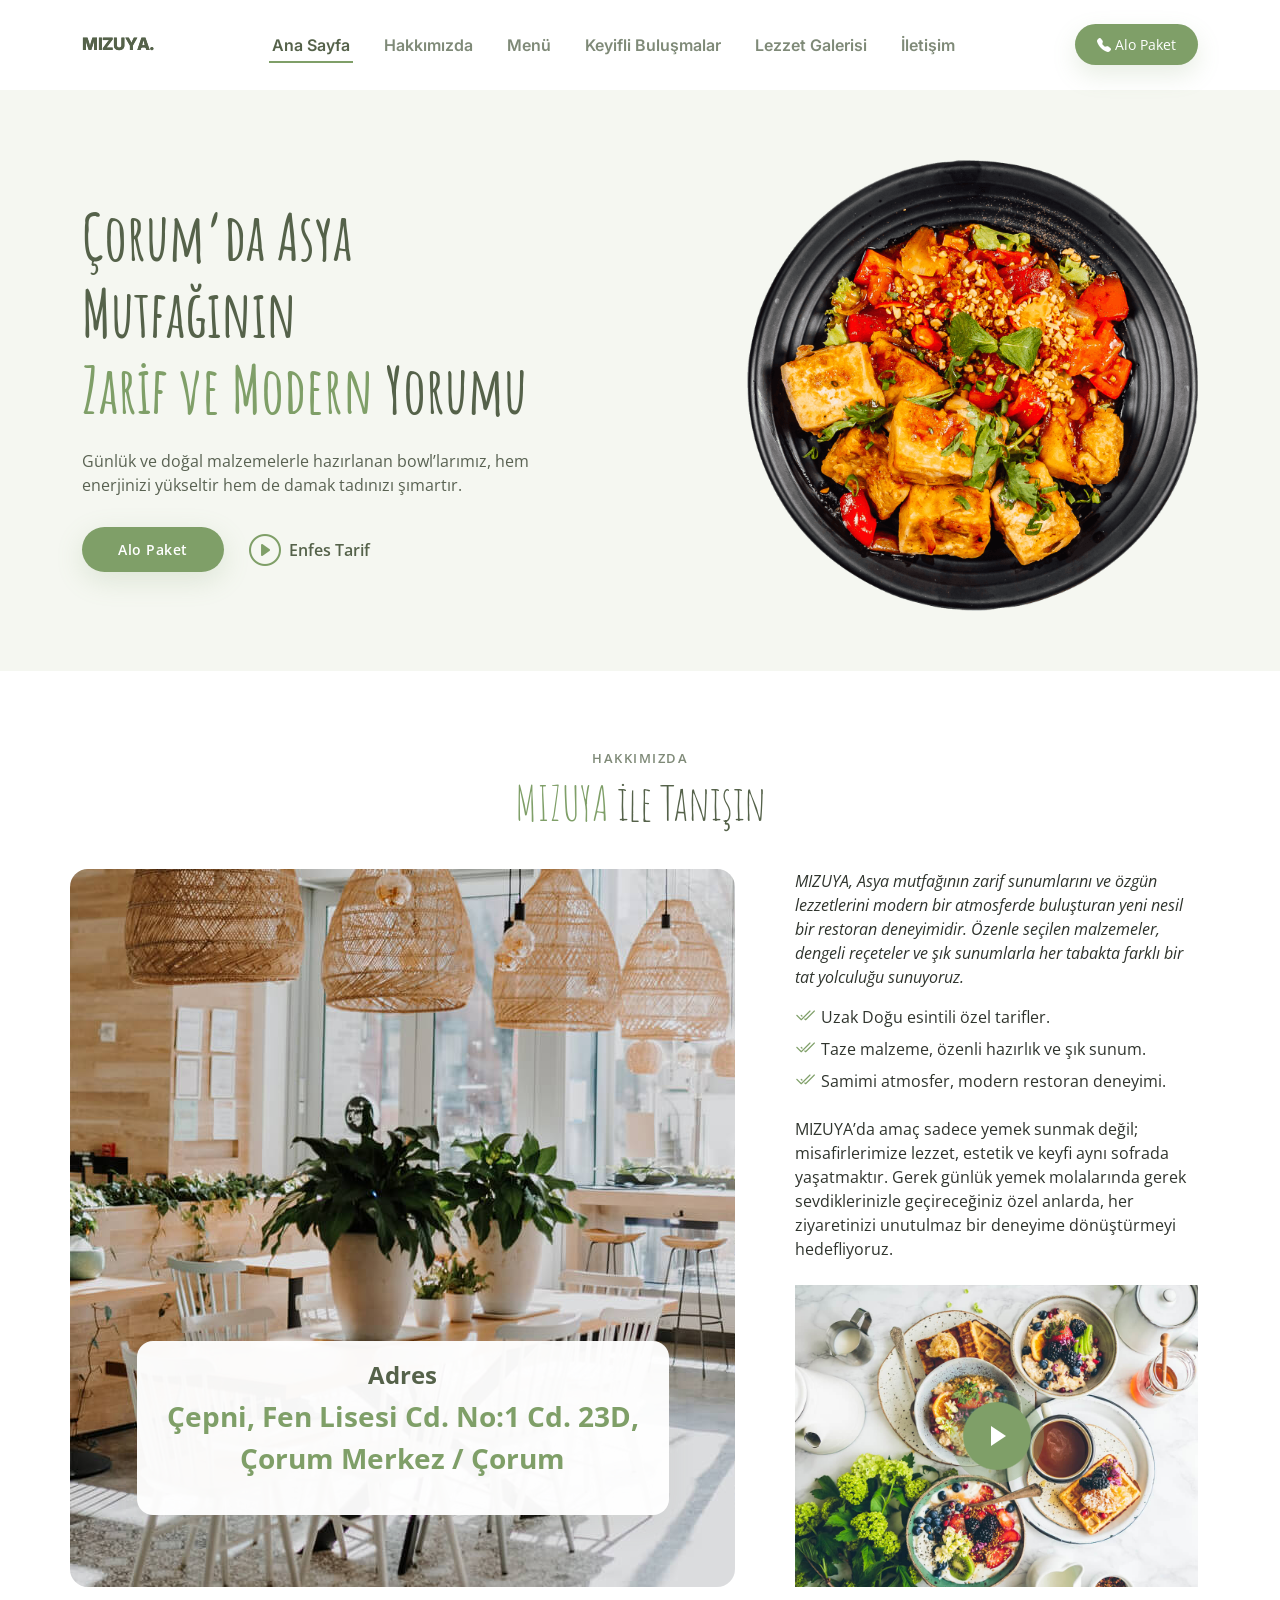
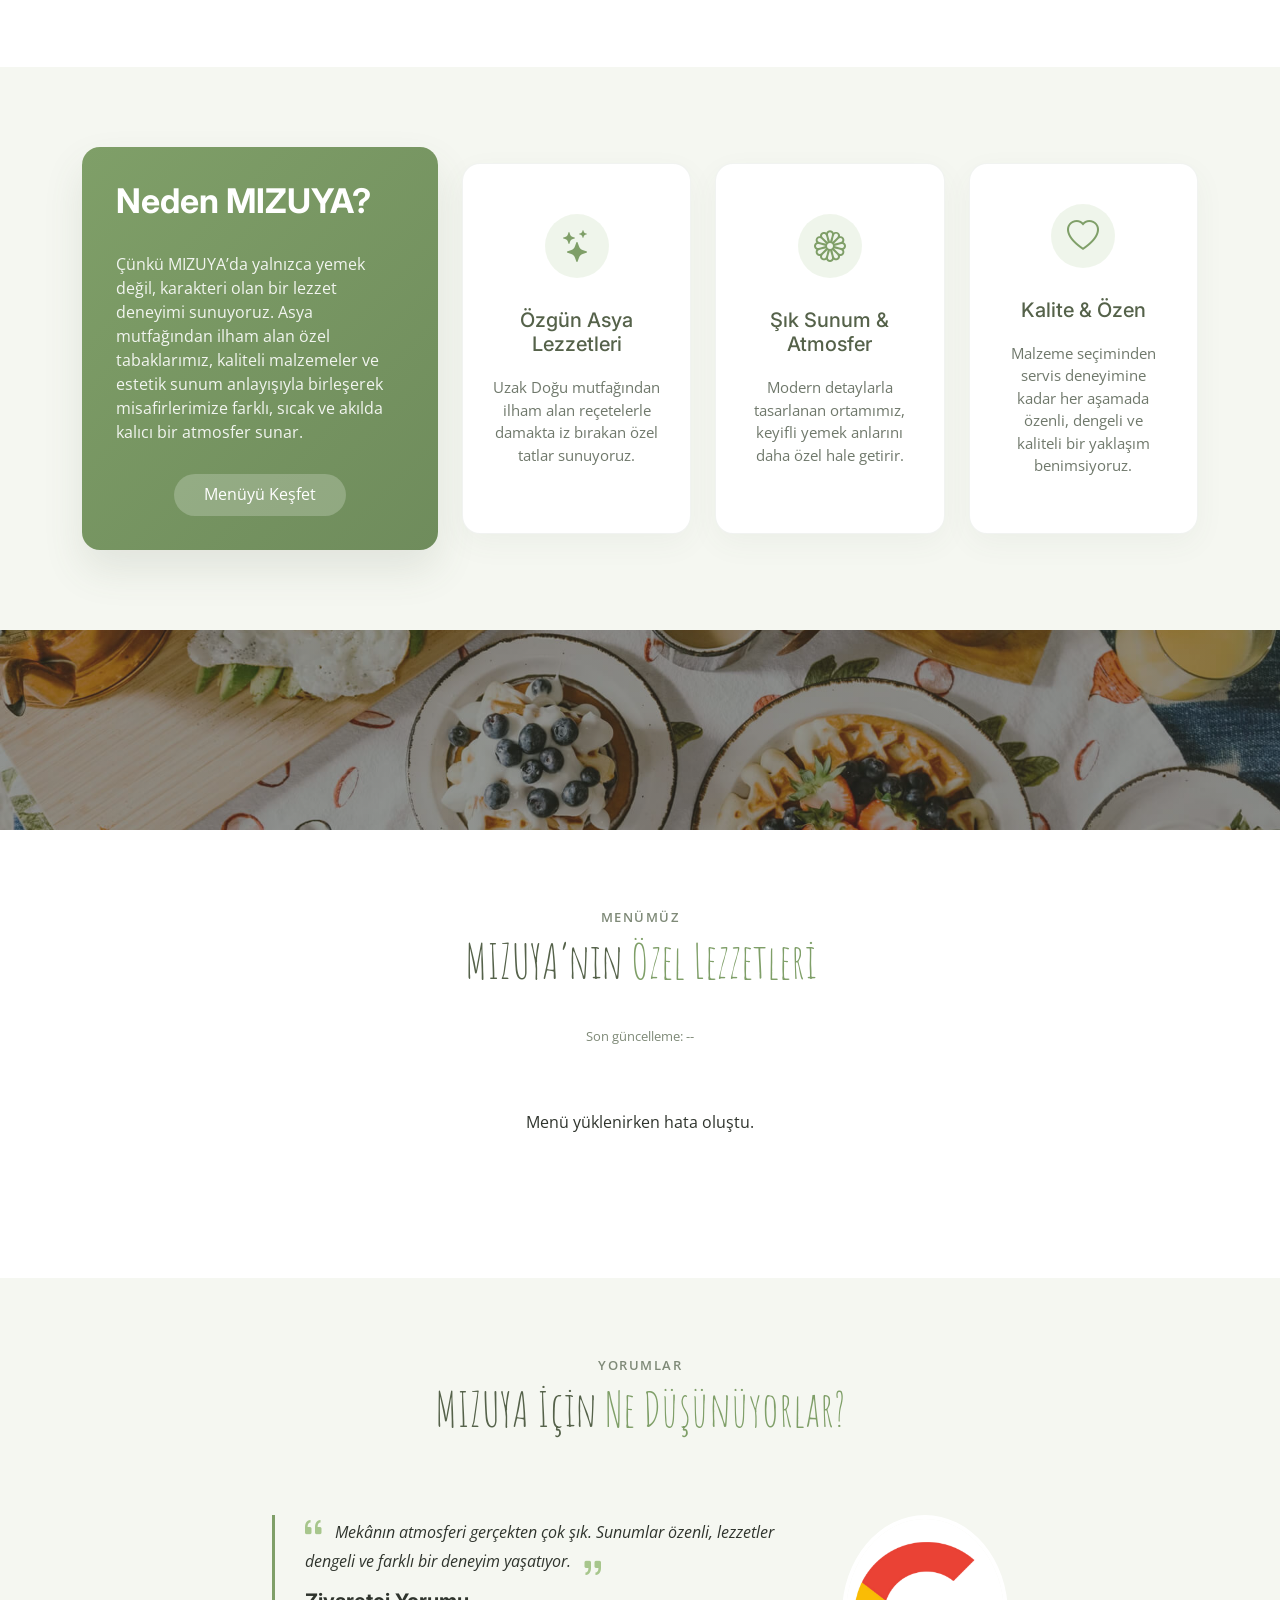
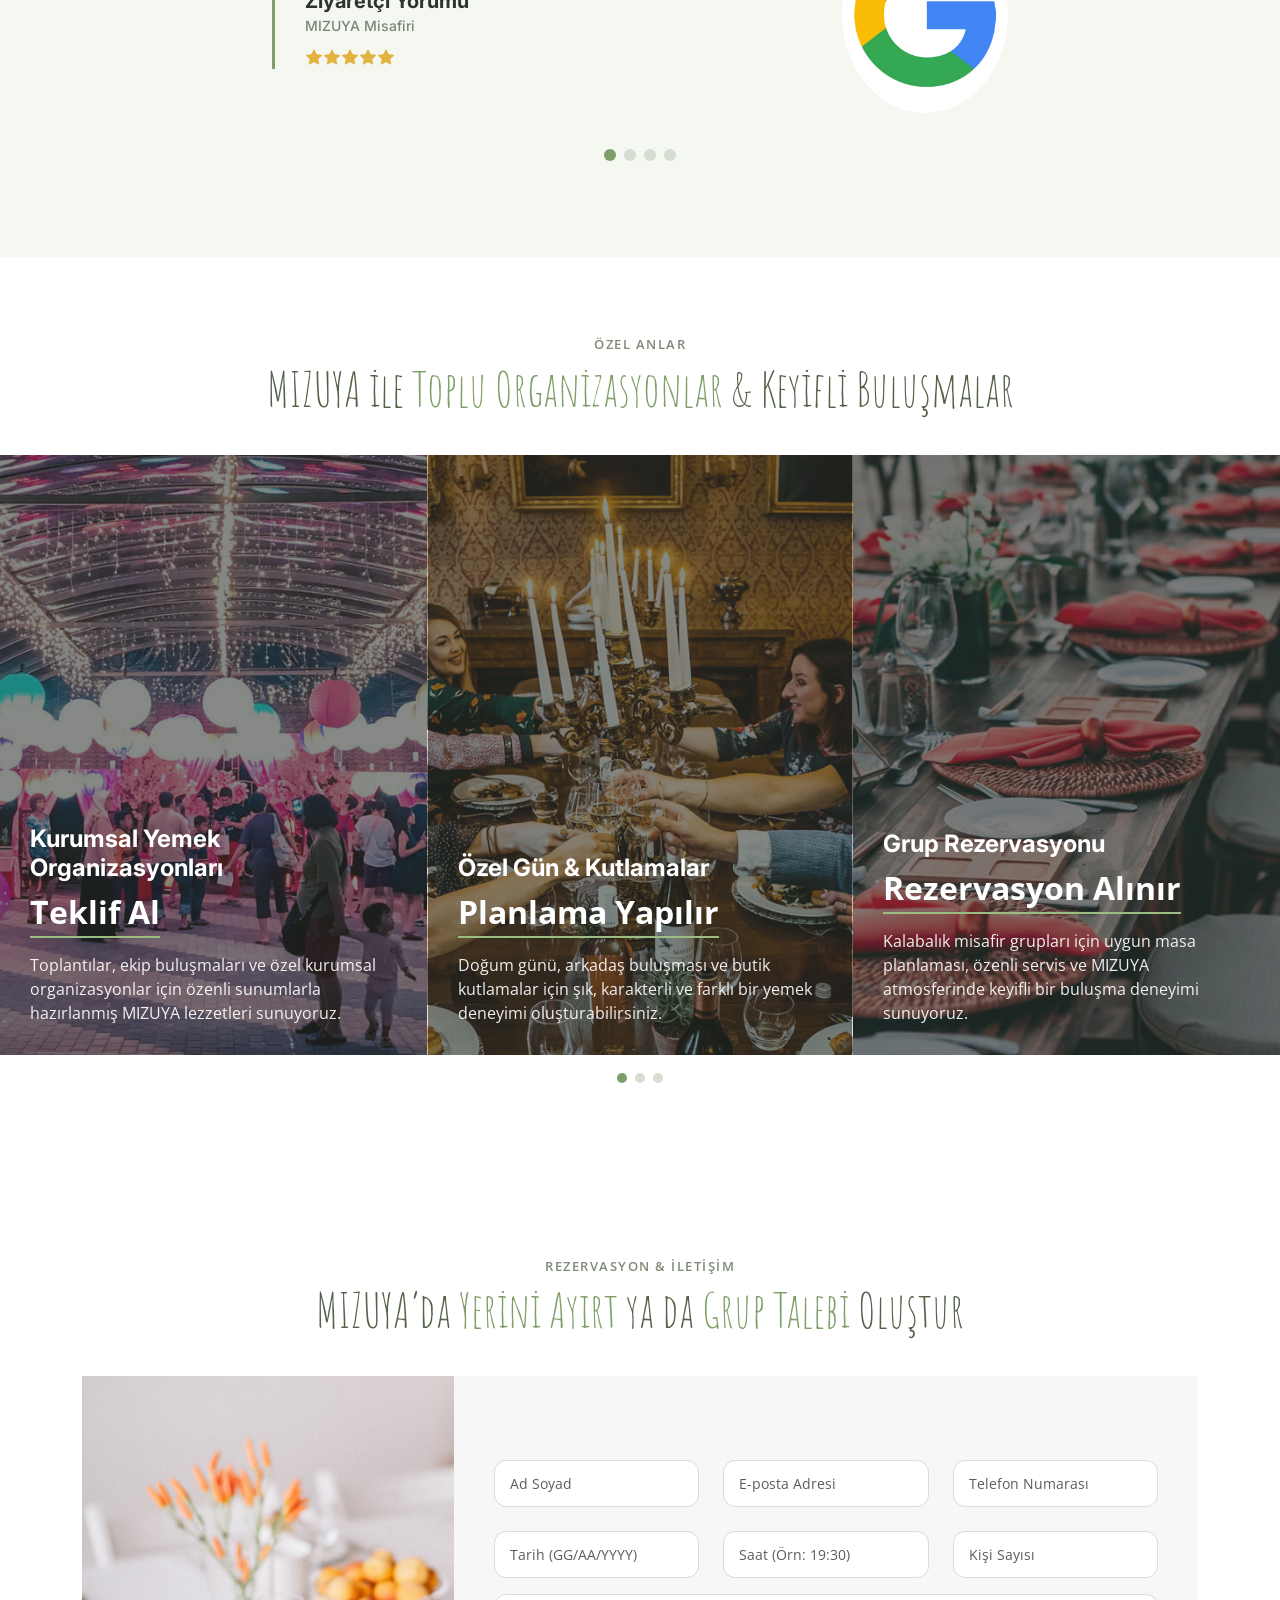
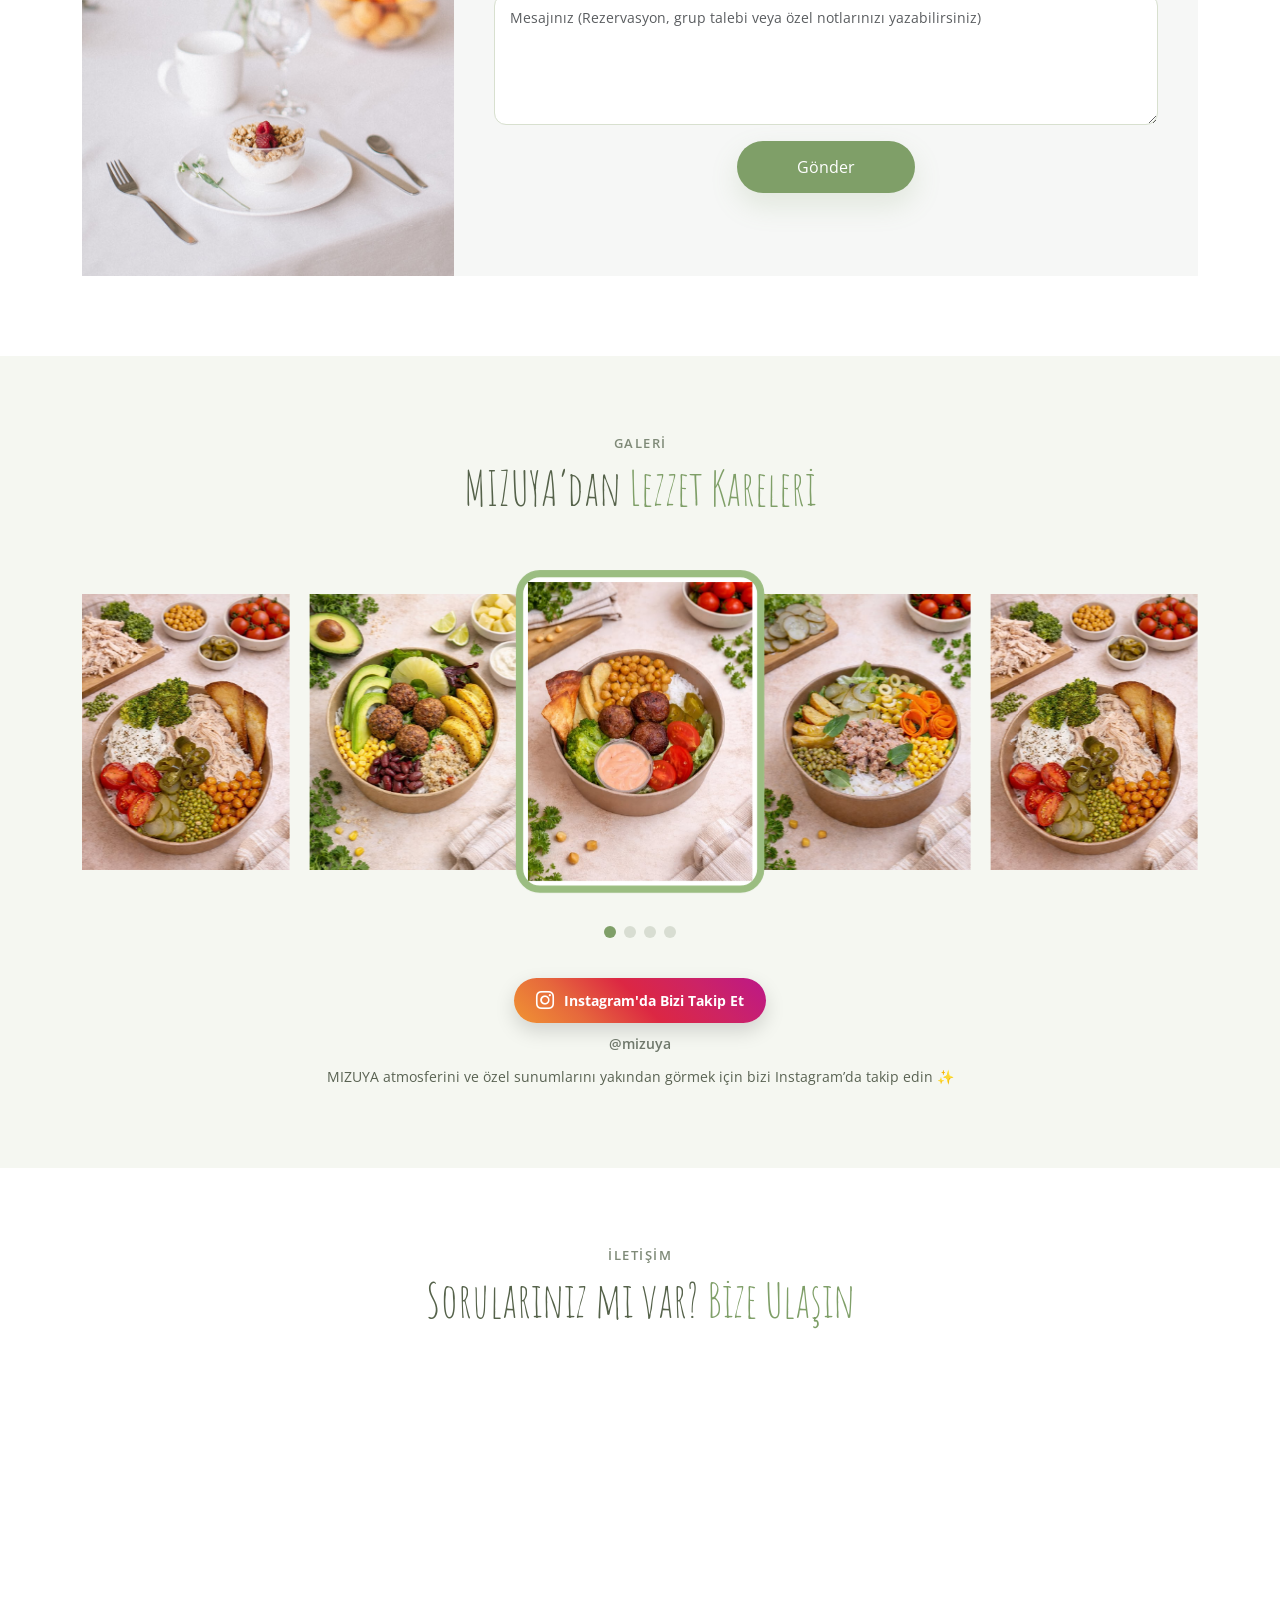
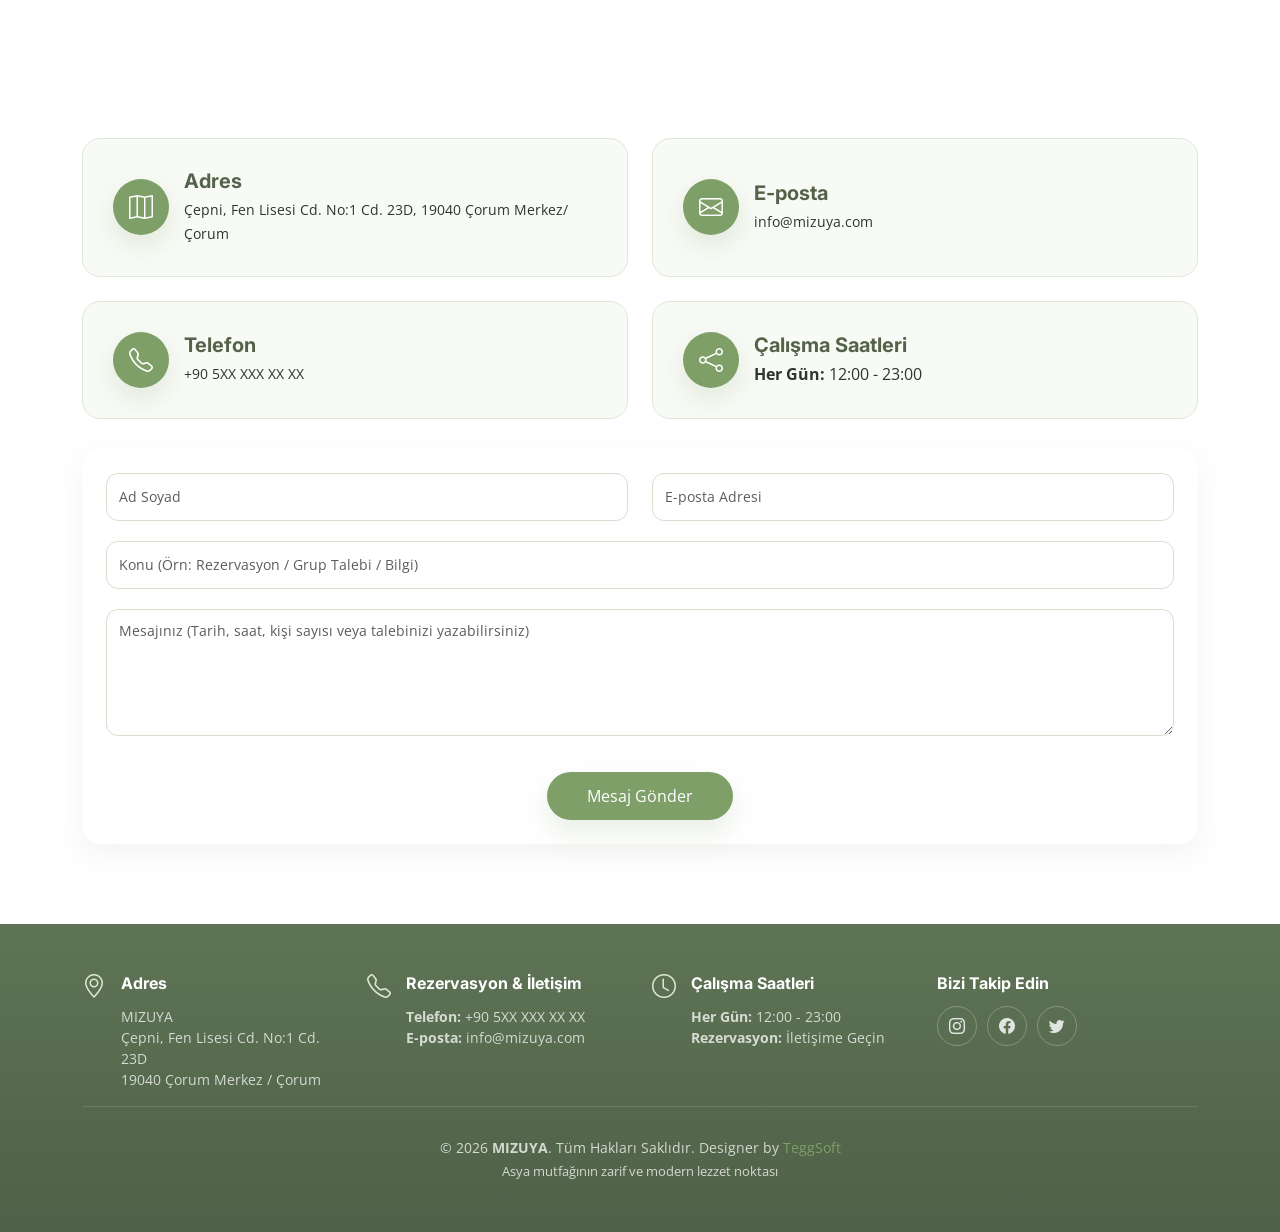
<file: index.html>
<!doctype html>
<html lang="tr">
  <head>
    <meta charset="utf-8" />
    <meta content="width=device-width, initial-scale=1.0" name="viewport" />

    <title>MIZUYA | Çorum'da Asya Mutfağı Deneyimi</title>
    <meta content="" name="description" />
    <meta content="" name="keywords" />
    <meta content="" name="keywords" />
    <meta
      http-equiv="Cache-Control"
      content="no-cache, no-store, must-revalidate"
    />
    <meta http-equiv="Pragma" content="no-cache" />
    <meta http-equiv="Expires" content="0" />

    <!-- Favicons -->
    <link href="assets/img/minato_bowl_logo.jpg" rel="icon" />
    <link href="assets/img/apple-touch-icon.png" rel="apple-touch-icon" />

    <!-- Google Fonts -->
    <link rel="preconnect" href="https://fonts.googleapis.com" />
    <link rel="preconnect" href="https://fonts.gstatic.com" crossorigin />
    <link
      href="https://fonts.googleapis.com/css2?family=Open+Sans:ital,wght@0,300;0,400;0,500;0,600;0,700;1,300;1,400;1,600;1,700&family=Amatic+SC:ital,wght@0,300;0,400;0,500;0,600;0,700;1,300;1,400;1,500;1,600;1,700&family=Inter:ital,wght@0,300;0,400;0,500;0,600;0,700;1,300;1,400;1,500;1,600;1,700&display=swap"
      rel="stylesheet"
    />

    <!-- Vendor CSS Files -->
    <link
      href="assets/vendor/bootstrap/css/bootstrap.min.css"
      rel="stylesheet"
    />
    <link
      href="assets/vendor/bootstrap-icons/bootstrap-icons.css"
      rel="stylesheet"
    />
    <link href="assets/vendor/aos/aos.css" rel="stylesheet" />
    <link
      href="assets/vendor/glightbox/css/glightbox.min.css"
      rel="stylesheet"
    />
    <link href="assets/vendor/swiper/swiper-bundle.min.css" rel="stylesheet" />
    <link
      href="https://cdn.jsdelivr.net/npm/bootstrap-icons@1.13.1/font/bootstrap-icons.min.css"
      rel="stylesheet"
    />

    <!-- Template Main CSS File -->
    <link href="assets/css/main.css" rel="stylesheet" />
  </head>

  <body>
    <!-- ======= Header ======= -->
    <header id="header" class="header fixed-top d-flex align-items-center">
      <div class="container d-flex align-items-center justify-content-between">
        <a
          href="index.html"
          class="logo d-flex align-items-center me-auto me-lg-0"
        >
          <!-- <img src="assets/img/minato_bowl_logo.jpg" alt="Minato Bowl" /> -->
          <div class="brand-text">
            <span class="brand-line">MIZUYA.</span>
            <!-- <span class="brand-line">Bowl.</span> -->
          </div>
        </a>

        <nav id="navbar" class="navbar">
          <ul>
            <li><a href="#hero">Ana Sayfa</a></li>
            <li><a href="#about">Hakkımızda</a></li>
            <li><a href="#menu">Menü</a></li>
            <li><a href="#events">Keyifli Buluşmalar</a></li>
            <li><a href="#gallery">Lezzet Galerisi</a></li>
            <!-- <li class="dropdown">
              <a href="#"
                ><span>Drop Down</span>
                <i class="bi bi-chevron-down dropdown-indicator"></i
              ></a>
              <ul>
                <li><a href="#">Drop Down 1</a></li>
                <li class="dropdown">
                  <a href="#"
                    ><span>Deep Drop Down</span>
                    <i class="bi bi-chevron-down dropdown-indicator"></i
                  ></a>
                  <ul>
                    <li><a href="#">Deep Drop Down 1</a></li>
                    <li><a href="#">Deep Drop Down 2</a></li>
                    <li><a href="#">Deep Drop Down 3</a></li>
                    <li><a href="#">Deep Drop Down 4</a></li>
                    <li><a href="#">Deep Drop Down 5</a></li>
                  </ul>
                </li>
                <li><a href="#">Drop Down 2</a></li>
                <li><a href="#">Drop Down 3</a></li>
                <li><a href="#">Drop Down 4</a></li>
              </ul>
            </li> -->
            <li><a href="#contact">İletişim</a></li>
          </ul>
        </nav>
        <!-- .navbar -->

        <a
          class="btn-book-a-table"
          href="https://wa.me/905533158324"
          target="_blank"
        >
          <i class="bi bi-telephone-fill"></i>
          <span>Alo Paket</span>
        </a>
        <i class="mobile-nav-toggle mobile-nav-show bi bi-list"></i>
        <i class="mobile-nav-toggle mobile-nav-hide d-none bi bi-x"></i>
      </div>
    </header>
    <!-- End Header -->

    <!-- ======= Hero Section ======= -->
    <section id="hero" class="hero d-flex align-items-center section-bg">
      <div class="container">
        <div class="row justify-content-between gy-5">
          <div
            class="col-lg-5 order-2 order-lg-1 d-flex flex-column justify-content-center align-items-center align-items-lg-start text-center text-lg-start"
          >
            <h2 data-aos="fade-up">
              Çorum’da Asya Mutfağının<br /><span>Zarif ve Modern</span> Yorumu
            </h2>
            <p data-aos="fade-up" data-aos-delay="100">
              Günlük ve doğal malzemelerle hazırlanan bowl’larımız, hem
              enerjinizi yükseltir hem de damak tadınızı şımartır.
            </p>
            <div class="d-flex" data-aos="fade-up" data-aos-delay="200">
              <a href="#book-a-table" class="btn-book-a-table">Alo Paket</a>
              <a
                href="https://www.youtube.com/watch?v=LXb3EKWsInQ"
                class="glightbox btn-watch-video d-flex align-items-center"
                ><i class="bi bi-play-circle"></i><span>Enfes Tarif</span></a
              >
            </div>
          </div>
          <div class="col-lg-5 order-1 order-lg-2 text-center text-lg-start">
            <img
              src="assets/img/hero-img.png"
              class="img-fluid"
              alt=""
              data-aos="zoom-out"
              data-aos-delay="300"
            />
          </div>
        </div>
      </div>
    </section>
    <!-- End Hero Section -->

    <main id="main">
      <!-- ======= Hakkımızda Bölümü ======= -->
      <section id="about" class="about">
        <div class="container" data-aos="fade-up">
          <div class="section-header">
            <h2>Hakkımızda</h2>
            <p><span>MIZUYA</span> ile Tanışın</p>
          </div>

          <div class="row gy-4">
            <div
              class="col-lg-7 position-relative about-img"
              style="background-image: url(assets/img/about.jpg)"
              data-aos="fade-up"
              data-aos-delay="150"
            >
              <div class="call-us position-absolute">
                <h4>Adres</h4>
                <p>Çepni, Fen Lisesi Cd. No:1 Cd. 23D, Çorum Merkez / Çorum</p>
              </div>
            </div>

            <div
              class="col-lg-5 d-flex align-items-end"
              data-aos="fade-up"
              data-aos-delay="300"
            >
              <div class="content ps-0 ps-lg-5">
                <p class="fst-italic">
                  MIZUYA, Asya mutfağının zarif sunumlarını ve özgün
                  lezzetlerini modern bir atmosferde buluşturan yeni nesil bir
                  restoran deneyimidir. Özenle seçilen malzemeler, dengeli
                  reçeteler ve şık sunumlarla her tabakta farklı bir tat
                  yolculuğu sunuyoruz.
                </p>

                <ul>
                  <li>
                    <i class="bi bi-check2-all"></i> Uzak Doğu esintili özel
                    tarifler.
                  </li>
                  <li>
                    <i class="bi bi-check2-all"></i> Taze malzeme, özenli
                    hazırlık ve şık sunum.
                  </li>
                  <li>
                    <i class="bi bi-check2-all"></i> Samimi atmosfer, modern
                    restoran deneyimi.
                  </li>
                </ul>

                <p>
                  MIZUYA’da amaç sadece yemek sunmak değil; misafirlerimize
                  lezzet, estetik ve keyfi aynı sofrada yaşatmaktır. Gerek
                  günlük yemek molalarında gerek sevdiklerinizle geçireceğiniz
                  özel anlarda, her ziyaretinizi unutulmaz bir deneyime
                  dönüştürmeyi hedefliyoruz.
                </p>

                <div class="position-relative mt-4">
                  <img
                    src="assets/img/about-2.jpg"
                    class="img-fluid"
                    alt="MIZUYA Asya mutfağı lezzetleri"
                  />
                  <a
                    href="https://www.instagram.com/"
                    class="glightbox play-btn"
                  ></a>
                </div>
              </div>
            </div>
          </div>
        </div>
      </section>
      <!-- Hakkımızda Bölümü Son -->

      <!-- ======= Neden MIZUYA? ======= -->
      <section id="why-us" class="why-us section-bg">
        <div class="container" data-aos="fade-up">
          <div class="row gy-4">
            <div class="col-lg-4" data-aos="fade-up" data-aos-delay="100">
              <div class="why-box">
                <h3>Neden MIZUYA?</h3>
                <p>
                  Çünkü MIZUYA’da yalnızca yemek değil, karakteri olan bir
                  lezzet deneyimi sunuyoruz. Asya mutfağından ilham alan özel
                  tabaklarımız, kaliteli malzemeler ve estetik sunum anlayışıyla
                  birleşerek misafirlerimize farklı, sıcak ve akılda kalıcı bir
                  atmosfer sunar.
                </p>
                <div class="text-center">
                  <a href="#menu" class="more-btn">
                    Menüyü Keşfet <i class="bx bx-chevron-right"></i>
                  </a>
                </div>
              </div>
            </div>
            <!-- End Why Box -->

            <div class="col-lg-8 d-flex align-items-center">
              <div class="row gy-4">
                <div class="col-xl-4" data-aos="fade-up" data-aos-delay="200">
                  <div
                    class="icon-box d-flex flex-column justify-content-center align-items-center"
                  >
                    <i class="bi bi-stars"></i>
                    <h4>Özgün Asya Lezzetleri</h4>
                    <p>
                      Uzak Doğu mutfağından ilham alan reçetelerle damakta iz
                      bırakan özel tatlar sunuyoruz.
                    </p>
                  </div>
                </div>
                <!-- End Icon Box -->

                <div class="col-xl-4" data-aos="fade-up" data-aos-delay="300">
                  <div
                    class="icon-box d-flex flex-column justify-content-center align-items-center"
                  >
                    <i class="bi bi-flower1"></i>
                    <h4>Şık Sunum & Atmosfer</h4>
                    <p>
                      Modern detaylarla tasarlanan ortamımız, keyifli yemek
                      anlarını daha özel hale getirir.
                    </p>
                  </div>
                </div>
                <!-- End Icon Box -->

                <div class="col-xl-4" data-aos="fade-up" data-aos-delay="400">
                  <div
                    class="icon-box d-flex flex-column justify-content-center align-items-center"
                  >
                    <i class="bi bi-heart"></i>
                    <h4>Kalite & Özen</h4>
                    <p>
                      Malzeme seçiminden servis deneyimine kadar her aşamada
                      özenli, dengeli ve kaliteli bir yaklaşım benimsiyoruz.
                    </p>
                  </div>
                </div>
                <!-- End Icon Box -->
              </div>
            </div>
          </div>
        </div>
      </section>
      <!-- Neden MIZUYA? Bölümü Son -->

      <!-- ======= Stats Counter Section ======= -->
      <section id="stats-counter" class="stats-counter">
        <div class="container" data-aos="zoom-out">
          <div class="row gy-4">
            <!-- İstenirse daha sonra sayaç alanları eklenebilir -->
          </div>
        </div>
      </section>
      <!-- End Stats Counter Section -->

      <!-- ======= Menu Section ======= -->
      <section id="menu" class="menu">
        <div class="container" data-aos="fade-up">
          <div class="section-header">
            <h2>Menümüz</h2>
            <p>MIZUYA’nın <span>Özel Lezzetleri</span></p>
          </div>
          <div id="menu-last-update" class="menu-last-update">
            Son güncelleme: --
          </div>

          <!-- Kategori Sekmeleri -->
          <ul
            id="menu-tabs"
            class="nav nav-tabs d-flex justify-content-center"
            data-aos="fade-up"
            data-aos-delay="200"
          ></ul>

          <!-- Kategori İçerikleri -->
          <div
            id="menu-content"
            class="tab-content"
            data-aos="fade-up"
            data-aos-delay="300"
          >
            <div class="text-center py-5">Menü yükleniyor...</div>
          </div>
        </div>
      </section>
      <!-- End Menu Section -->

      <!-- ======= Testimonials Section ======= -->
      <section id="testimonials" class="testimonials section-bg">
        <div class="container" data-aos="fade-up">
          <div class="section-header">
            <h2>Yorumlar</h2>
            <p>MIZUYA İçin <span>Ne Düşünüyorlar?</span></p>
          </div>

          <div class="slides-1 swiper" data-aos="fade-up" data-aos-delay="100">
            <div class="swiper-wrapper">
              <div class="swiper-slide">
                <div class="testimonial-item">
                  <div class="row gy-4 justify-content-center">
                    <div class="col-lg-6">
                      <div class="testimonial-content">
                        <p>
                          <i class="bi bi-quote quote-icon-left"></i>
                          Mekânın atmosferi gerçekten çok şık. Sunumlar özenli,
                          lezzetler dengeli ve farklı bir deneyim yaşatıyor.
                          <i class="bi bi-quote quote-icon-right"></i>
                        </p>
                        <h3>Ziyaretçi Yorumu</h3>
                        <h4>MIZUYA Misafiri</h4>
                        <div class="stars">
                          <i class="bi bi-star-fill"></i
                          ><i class="bi bi-star-fill"></i
                          ><i class="bi bi-star-fill"></i
                          ><i class="bi bi-star-fill"></i
                          ><i class="bi bi-star-fill"></i>
                        </div>
                      </div>
                    </div>
                    <div class="col-lg-2 text-center">
                      <img
                        src="assets/img/testimonials/testimonial.png"
                        class="img-fluid testimonial-img"
                        alt="MIZUYA müşteri yorumu 1"
                      />
                    </div>
                  </div>
                </div>
              </div>
              <!-- End testimonial item -->

              <div class="swiper-slide">
                <div class="testimonial-item">
                  <div class="row gy-4 justify-content-center">
                    <div class="col-lg-6">
                      <div class="testimonial-content">
                        <p>
                          <i class="bi bi-quote quote-icon-left"></i>
                          Asya mutfağını sevenler için Çorum’da çok güzel bir
                          alternatif. Hem ambiyans hem servis anlayışı oldukça
                          başarılı.
                          <i class="bi bi-quote quote-icon-right"></i>
                        </p>
                        <h3>Ziyaretçi Yorumu</h3>
                        <h4>MIZUYA Misafiri</h4>
                        <div class="stars">
                          <i class="bi bi-star-fill"></i
                          ><i class="bi bi-star-fill"></i
                          ><i class="bi bi-star-fill"></i
                          ><i class="bi bi-star-fill"></i
                          ><i class="bi bi-star-fill"></i>
                        </div>
                      </div>
                    </div>
                    <div class="col-lg-2 text-center">
                      <img
                        src="assets/img/testimonials/testimonial.png"
                        class="img-fluid testimonial-img"
                        alt="MIZUYA müşteri yorumu 2"
                      />
                    </div>
                  </div>
                </div>
              </div>
              <!-- End testimonial item -->

              <div class="swiper-slide">
                <div class="testimonial-item">
                  <div class="row gy-4 justify-content-center">
                    <div class="col-lg-6">
                      <div class="testimonial-content">
                        <p>
                          <i class="bi bi-quote quote-icon-left"></i>
                          Sunumların zarafeti ve tabakların karakteri mekânın
                          çizgisini net şekilde hissettiriyor. Çok keyifli bir
                          deneyimdi.
                          <i class="bi bi-quote quote-icon-right"></i>
                        </p>
                        <h3>Ziyaretçi Yorumu</h3>
                        <h4>MIZUYA Misafiri</h4>
                        <div class="stars">
                          <i class="bi bi-star-fill"></i
                          ><i class="bi bi-star-fill"></i
                          ><i class="bi bi-star-fill"></i
                          ><i class="bi bi-star-fill"></i
                          ><i class="bi bi-star-fill"></i>
                        </div>
                      </div>
                    </div>
                    <div class="col-lg-2 text-center">
                      <img
                        src="assets/img/testimonials/testimonial.png"
                        class="img-fluid testimonial-img"
                        alt="MIZUYA müşteri yorumu 3"
                      />
                    </div>
                  </div>
                </div>
              </div>
              <!-- End testimonial item -->

              <div class="swiper-slide">
                <div class="testimonial-item">
                  <div class="row gy-4 justify-content-center">
                    <div class="col-lg-6">
                      <div class="testimonial-content">
                        <p>
                          <i class="bi bi-quote quote-icon-left"></i>
                          Gerek arkadaş buluşmaları gerek özel akşam yemekleri
                          için atmosferi çok uygun. Şık ama samimi bir yer
                          olmuş.
                          <i class="bi bi-quote quote-icon-right"></i>
                        </p>
                        <h3>Ziyaretçi Yorumu</h3>
                        <h4>MIZUYA Misafiri</h4>
                        <div class="stars">
                          <i class="bi bi-star-fill"></i
                          ><i class="bi bi-star-fill"></i
                          ><i class="bi bi-star-fill"></i
                          ><i class="bi bi-star-fill"></i
                          ><i class="bi bi-star-fill"></i>
                        </div>
                      </div>
                    </div>
                    <div class="col-lg-2 text-center">
                      <img
                        src="assets/img/testimonials/testimonial.png"
                        class="img-fluid testimonial-img"
                        alt="MIZUYA müşteri yorumu 4"
                      />
                    </div>
                  </div>
                </div>
              </div>
              <!-- End testimonial item -->
            </div>
            <div class="swiper-pagination"></div>
          </div>
        </div>
      </section>
      <!-- End Testimonials Section -->

      <!-- ======= Events Section ======= -->
      <section id="events" class="events">
        <div class="container-fluid" data-aos="fade-up">
          <div class="section-header">
            <h2>Özel Anlar</h2>
            <p>
              MIZUYA ile <span>Toplu Organizasyonlar</span> & Keyifli Buluşmalar
            </p>
          </div>

          <div class="slides-3 swiper" data-aos="fade-up" data-aos-delay="100">
            <div class="swiper-wrapper">
              <div
                class="swiper-slide event-item d-flex flex-column justify-content-end"
                style="background-image: url(assets/img/events-1.jpg)"
              >
                <h3>Kurumsal Yemek Organizasyonları</h3>
                <div class="price align-self-start">Teklif Al</div>
                <p class="description">
                  Toplantılar, ekip buluşmaları ve özel kurumsal organizasyonlar
                  için özenli sunumlarla hazırlanmış MIZUYA lezzetleri
                  sunuyoruz.
                </p>
              </div>
              <!-- End Event item -->

              <div
                class="swiper-slide event-item d-flex flex-column justify-content-end"
                style="background-image: url(assets/img/events-2.jpg)"
              >
                <h3>Özel Gün & Kutlamalar</h3>
                <div class="price align-self-start">Planlama Yapılır</div>
                <p class="description">
                  Doğum günü, arkadaş buluşması ve butik kutlamalar için şık,
                  karakterli ve farklı bir yemek deneyimi oluşturabilirsiniz.
                </p>
              </div>
              <!-- End Event item -->

              <div
                class="swiper-slide event-item d-flex flex-column justify-content-end"
                style="background-image: url(assets/img/events-3.jpg)"
              >
                <h3>Grup Rezervasyonu</h3>
                <div class="price align-self-start">Rezervasyon Alınır</div>
                <p class="description">
                  Kalabalık misafir grupları için uygun masa planlaması, özenli
                  servis ve MIZUYA atmosferinde keyifli bir buluşma deneyimi
                  sunuyoruz.
                </p>
              </div>
              <!-- End Event item -->
            </div>
            <div class="swiper-pagination"></div>
          </div>
        </div>
      </section>
      <!-- End Events Section -->

      <!-- ======= Rezervasyon / İletişim Section ======= -->
      <section id="book-a-table" class="book-a-table">
        <div class="container" data-aos="fade-up">
          <div class="section-header">
            <h2>Rezervasyon & İletişim</h2>
            <p>
              MIZUYA’da <span>Yerini Ayırt</span> ya da
              <span>Grup Talebi</span> Oluştur
            </p>
          </div>

          <div class="row g-0">
            <div
              class="col-lg-4 reservation-img"
              style="background-image: url(assets/img/reservation.jpg)"
              data-aos="zoom-out"
              data-aos-delay="200"
            ></div>

            <div class="col-lg-8 d-flex align-items-center reservation-form-bg">
              <form
                action="forms/book-a-table.php"
                method="post"
                role="form"
                class="php-email-form"
                data-aos="fade-up"
                data-aos-delay="100"
              >
                <div class="row gy-4">
                  <div class="col-lg-4 col-md-6">
                    <input
                      type="text"
                      name="name"
                      class="form-control"
                      id="name"
                      placeholder="Ad Soyad"
                      data-rule="minlen:3"
                      data-msg="Lütfen en az 3 karakter girin"
                    />
                    <div class="validate"></div>
                  </div>

                  <div class="col-lg-4 col-md-6">
                    <input
                      type="email"
                      class="form-control"
                      name="email"
                      id="email"
                      placeholder="E-posta Adresi"
                      data-rule="email"
                      data-msg="Lütfen geçerli bir e-posta girin"
                    />
                    <div class="validate"></div>
                  </div>

                  <div class="col-lg-4 col-md-6">
                    <input
                      type="text"
                      class="form-control"
                      name="phone"
                      id="phone"
                      placeholder="Telefon Numarası"
                      data-rule="minlen:10"
                      data-msg="Lütfen geçerli bir telefon numarası girin"
                    />
                    <div class="validate"></div>
                  </div>

                  <div class="col-lg-4 col-md-6">
                    <input
                      type="text"
                      name="date"
                      class="form-control"
                      id="date"
                      placeholder="Tarih (GG/AA/YYYY)"
                      data-rule="minlen:4"
                      data-msg="Lütfen tarih bilgisini girin"
                    />
                    <div class="validate"></div>
                  </div>

                  <div class="col-lg-4 col-md-6">
                    <input
                      type="text"
                      class="form-control"
                      name="time"
                      id="time"
                      placeholder="Saat (Örn: 19:30)"
                      data-rule="minlen:4"
                      data-msg="Lütfen saat bilgisini girin"
                    />
                    <div class="validate"></div>
                  </div>

                  <div class="col-lg-4 col-md-6">
                    <input
                      type="number"
                      class="form-control"
                      name="people"
                      id="people"
                      placeholder="Kişi Sayısı"
                      data-rule="minlen:1"
                      data-msg="Lütfen kişi sayısını girin"
                    />
                    <div class="validate"></div>
                  </div>
                </div>

                <div class="form-group mt-3">
                  <textarea
                    class="form-control"
                    name="message"
                    rows="5"
                    placeholder="Mesajınız (Rezervasyon, grup talebi veya özel notlarınızı yazabilirsiniz)"
                  ></textarea>
                  <div class="validate"></div>
                </div>

                <div class="mb-3">
                  <div class="loading">Gönderiliyor...</div>
                  <div class="error-message"></div>
                  <div class="sent-message">
                    Talebiniz bize ulaştı ✅ En kısa sürede sizinle iletişime
                    geçeceğiz. Teşekkür ederiz.
                  </div>
                </div>

                <div class="text-center">
                  <button type="submit">Gönder</button>
                </div>
              </form>
            </div>
            <!-- End Reservation Form -->
          </div>
        </div>
      </section>
      <!-- End Rezervasyon / İletişim Section -->

      <!-- ======= Galeri Section ======= -->
      <section id="gallery" class="gallery section-bg">
        <div class="container" data-aos="fade-up">
          <div class="section-header">
            <h2>Galeri</h2>
            <p>MIZUYA’dan <span>Lezzet Kareleri</span></p>
          </div>

          <div class="gallery-slider swiper">
            <div class="swiper-wrapper align-items-center">
              <div class="swiper-slide">
                <a
                  class="glightbox"
                  data-gallery="images-gallery"
                  href="assets/img/gallery/hinata_bowl.jpg"
                >
                  <img
                    src="assets/img/gallery/hinata_bowl.jpg"
                    class="img-fluid"
                    alt="MIZUYA özel tabak sunumu"
                  />
                </a>
              </div>

              <div class="swiper-slide">
                <a
                  class="glightbox"
                  data-gallery="images-gallery"
                  href="assets/img/gallery/kisame_bowl.jpg"
                >
                  <img
                    src="assets/img/gallery/kisame_bowl.jpg"
                    class="img-fluid"
                    alt="MIZUYA Asya mutfağı özel lezzetleri"
                  />
                </a>
              </div>

              <div class="swiper-slide">
                <a
                  class="glightbox"
                  data-gallery="images-gallery"
                  href="assets/img/gallery/minato_bowl.jpg"
                >
                  <img
                    src="assets/img/gallery/minato_bowl.jpg"
                    class="img-fluid"
                    alt="MIZUYA restoran tabak sunumu"
                  />
                </a>
              </div>

              <div class="swiper-slide">
                <a
                  class="glightbox"
                  data-gallery="images-gallery"
                  href="assets/img/gallery/nagata_bowl.jpg"
                >
                  <img
                    src="assets/img/gallery/nagata_bowl.jpg"
                    class="img-fluid"
                    alt="MIZUYA restoran atmosferi"
                  />
                </a>
              </div>
            </div>
            <div class="swiper-pagination"></div>
          </div>
        </div>
        <div class="instagram-box text-center mt-4">
          <a
            href="https://www.instagram.com/"
            target="_blank"
            rel="noopener noreferrer"
            class="instagram-btn"
          >
            <i class="bi bi-instagram"></i>
            Instagram'da Bizi Takip Et
          </a>

          <p class="instagram-handle">@mizuya</p>

          <div class="instagram-campaign">
            <p>
              MIZUYA atmosferini ve özel sunumlarını yakından görmek için bizi
              Instagram’da takip edin ✨
            </p>
          </div>
        </div>
      </section>
      <!-- End Galeri Section -->

      <!-- ======= Contact Section ======= -->
      <section id="contact" class="contact">
        <div class="container" data-aos="fade-up">
          <div class="section-header">
            <h2>İletişim</h2>
            <p>Sorularınız mı var? <span>Bize Ulaşın</span></p>
          </div>

          <div class="mb-3">
            <iframe
              style="border: 0; width: 100%; height: 350px"
              src="https://www.google.com/maps?q=%C3%87epni,%20Fen%20Lisesi%20Cd.%20No:1%20Cd.%2023D,%2019040%20%C3%87orum%20Merkez/%C3%87orum&output=embed"
              frameborder="0"
              allowfullscreen
              loading="lazy"
              referrerpolicy="no-referrer-when-downgrade"
            ></iframe>
          </div>
          <!-- End Google Maps -->

          <div class="row gy-4">
            <div class="col-md-6">
              <div class="info-item d-flex align-items-center">
                <i class="icon bi bi-map flex-shrink-0"></i>
                <div>
                  <h3>Adres</h3>
                  <p>
                    Çepni, Fen Lisesi Cd. No:1 Cd. 23D, 19040 Çorum Merkez/Çorum
                  </p>
                </div>
              </div>
            </div>
            <!-- End Info Item -->

            <div class="col-md-6">
              <div class="info-item d-flex align-items-center">
                <i class="icon bi bi-envelope flex-shrink-0"></i>
                <div>
                  <h3>E-posta</h3>
                  <p>info@mizuya.com</p>
                </div>
              </div>
            </div>
            <!-- End Info Item -->

            <div class="col-md-6">
              <div class="info-item d-flex align-items-center">
                <i class="icon bi bi-telephone flex-shrink-0"></i>
                <div>
                  <h3>Telefon</h3>
                  <p>+90 5XX XXX XX XX</p>
                </div>
              </div>
            </div>
            <!-- End Info Item -->

            <div class="col-md-6">
              <div class="info-item d-flex align-items-center">
                <i class="icon bi bi-share flex-shrink-0"></i>
                <div>
                  <h3>Çalışma Saatleri</h3>
                  <div><strong>Her Gün:</strong> 12:00 - 23:00</div>
                </div>
              </div>
            </div>
            <!-- End Info Item -->
          </div>

          <form
            action="forms/contact.php"
            method="post"
            role="form"
            class="php-email-form p-3 p-md-4"
          >
            <div class="row">
              <div class="col-xl-6 form-group">
                <input
                  type="text"
                  name="name"
                  class="form-control"
                  id="name"
                  placeholder="Ad Soyad"
                  required
                />
              </div>
              <div class="col-xl-6 form-group">
                <input
                  type="email"
                  class="form-control"
                  name="email"
                  id="email"
                  placeholder="E-posta Adresi"
                  required
                />
              </div>
            </div>

            <div class="form-group">
              <input
                type="text"
                class="form-control"
                name="subject"
                id="subject"
                placeholder="Konu (Örn: Rezervasyon / Grup Talebi / Bilgi)"
                required
              />
            </div>

            <div class="form-group">
              <textarea
                class="form-control"
                name="message"
                rows="5"
                placeholder="Mesajınız (Tarih, saat, kişi sayısı veya talebinizi yazabilirsiniz)"
                required
              ></textarea>
            </div>

            <div class="my-3">
              <div class="loading">Gönderiliyor...</div>
              <div class="error-message"></div>
              <div class="sent-message">
                Mesajınız gönderildi ✅ En kısa sürede dönüş yapacağız. Teşekkür
                ederiz.
              </div>
            </div>

            <div class="text-center">
              <button type="submit">Mesaj Gönder</button>
            </div>
          </form>
          <!--End Contact Form -->
        </div>
      </section>
      <!-- End Contact Section -->
    </main>
    <!-- End #main -->

    <!-- ======= Footer ======= -->
    <footer id="footer" class="footer">
      <div class="container">
        <div class="row gy-3">
          <div class="col-lg-3 col-md-6 d-flex">
            <i class="bi bi-geo-alt icon"></i>
            <div>
              <h4>Adres</h4>
              <p>
                MIZUYA <br />
                Çepni, Fen Lisesi Cd. No:1 Cd. 23D <br />
                19040 Çorum Merkez / Çorum
              </p>
            </div>
          </div>

          <div class="col-lg-3 col-md-6 footer-links d-flex">
            <i class="bi bi-telephone icon"></i>
            <div>
              <h4>Rezervasyon & İletişim</h4>
              <p>
                <strong>Telefon:</strong> +90 5XX XXX XX XX<br />
                <strong>E-posta:</strong> info@mizuya.com<br />
              </p>
            </div>
          </div>

          <div class="col-lg-3 col-md-6 footer-links d-flex">
            <i class="bi bi-clock icon"></i>
            <div>
              <h4>Çalışma Saatleri</h4>
              <p>
                <strong>Her Gün:</strong> 12:00 - 23:00<br />
                <strong>Rezervasyon:</strong> İletişime Geçin
              </p>
            </div>
          </div>

          <div class="col-lg-3 col-md-6 footer-links">
            <h4>Bizi Takip Edin</h4>
            <div class="social-links d-flex">
              <a
                href="https://www.instagram.com/"
                target="_blank"
                rel="noopener noreferrer"
                class="instagram"
              >
                <i class="bi bi-instagram"></i>
              </a>
              <a href="#" class="facebook" aria-label="Facebook">
                <i class="bi bi-facebook"></i>
              </a>
              <a href="#" class="twitter" aria-label="X">
                <i class="bi bi-twitter"></i>
              </a>
            </div>
          </div>
        </div>
      </div>

      <div class="container">
        <div class="copyright">
          &copy;
          <script>
            document.write(new Date().getFullYear());
          </script>
          <strong><span>MIZUYA</span></strong
          >. Tüm Hakları Saklıdır. Designer by
          <a
            href="https://www.teggsoft.com/"
            target="_blank"
            rel="noopener noreferrer"
            >TeggSoft</a
          >
        </div>
        <div class="credits">
          Asya mutfağının zarif ve modern lezzet noktası
        </div>
      </div>
    </footer>
    <!-- End Footer -->

    <a
      href="#"
      class="scroll-top d-flex align-items-center justify-content-center"
      ><i class="bi bi-arrow-up-short"></i
    ></a>

    <div id="preloader"></div>

    <!-- Vendor JS Files -->
    <script src="assets/vendor/bootstrap/js/bootstrap.bundle.min.js"></script>
    <script src="assets/vendor/aos/aos.js"></script>
    <script src="assets/vendor/glightbox/js/glightbox.min.js"></script>
    <script src="assets/vendor/purecounter/purecounter_vanilla.js"></script>
    <script src="assets/vendor/swiper/swiper-bundle.min.js"></script>
    <script src="assets/vendor/php-email-form/validate.js"></script>

    <!-- Menu Loader -->
    <script src="assets/js/menu-loader.js"></script>
    <!-- Template Main JS File -->
    <script src="assets/js/main.js"></script>
    <div id="menu-update-toast" class="menu-update-toast">Menü güncellendi</div>
  </body>
</html>
</file>
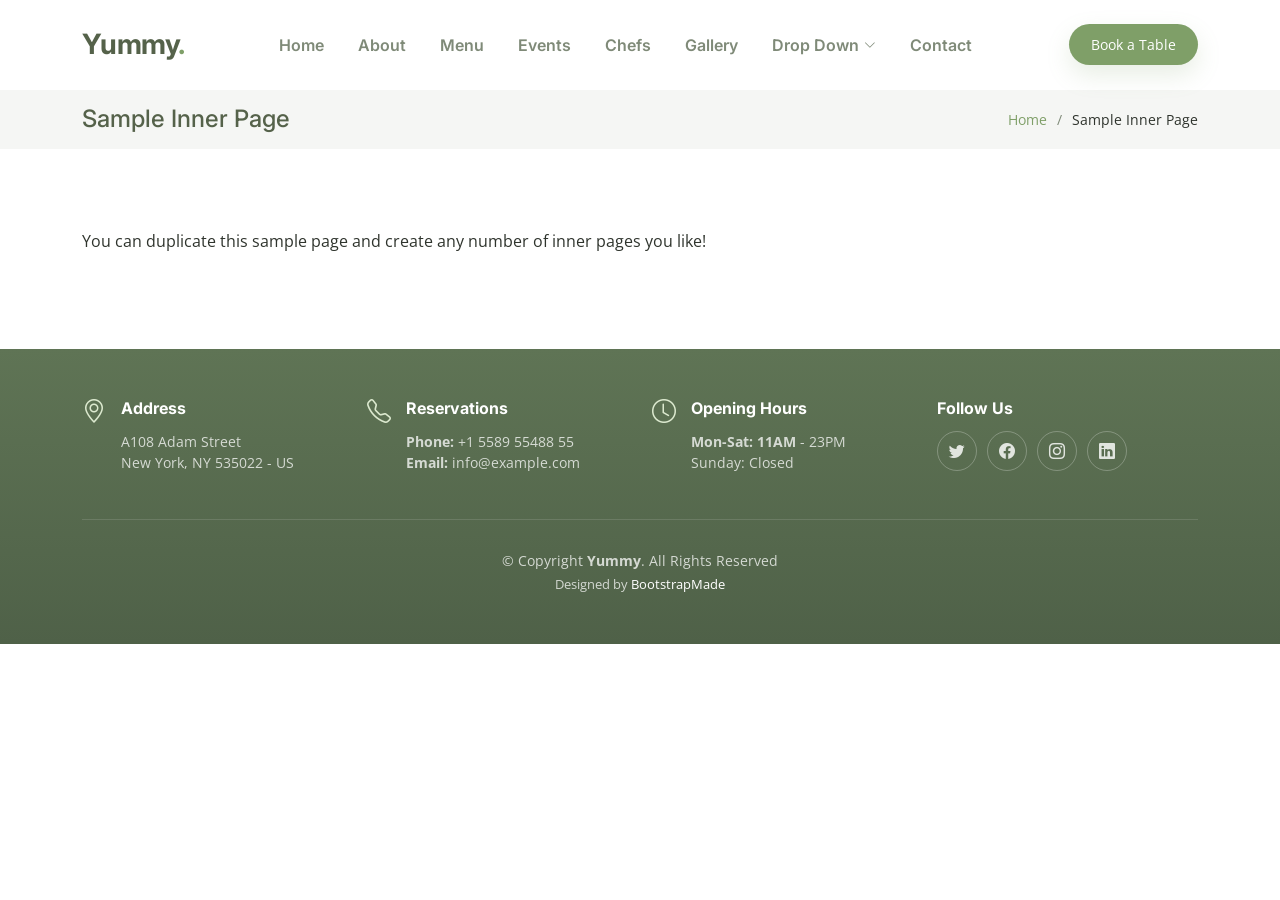
<file: sample-inner-page.html>
<!DOCTYPE html>
<html lang="en">

<head>
  <meta charset="utf-8">
  <meta content="width=device-width, initial-scale=1.0" name="viewport">

  <title>[Template] Sample Inner Page</title>
  <meta content="" name="description">
  <meta content="" name="keywords">

  <!-- Favicons -->
  <link href="assets/img/favicon.png" rel="icon">
  <link href="assets/img/apple-touch-icon.png" rel="apple-touch-icon">

  <!-- Google Fonts -->
  <link rel="preconnect" href="https://fonts.googleapis.com">
  <link rel="preconnect" href="https://fonts.gstatic.com" crossorigin>
  <link href="https://fonts.googleapis.com/css2?family=Open+Sans:ital,wght@0,300;0,400;0,500;0,600;0,700;1,300;1,400;1,600;1,700&family=Amatic+SC:ital,wght@0,300;0,400;0,500;0,600;0,700;1,300;1,400;1,500;1,600;1,700&family=Inter:ital,wght@0,300;0,400;0,500;0,600;0,700;1,300;1,400;1,500;1,600;1,700&display=swap" rel="stylesheet">

  <!-- Vendor CSS Files -->
  <link href="assets/vendor/bootstrap/css/bootstrap.min.css" rel="stylesheet">
  <link href="assets/vendor/bootstrap-icons/bootstrap-icons.css" rel="stylesheet">
  <link href="assets/vendor/aos/aos.css" rel="stylesheet">
  <link href="assets/vendor/glightbox/css/glightbox.min.css" rel="stylesheet">
  <link href="assets/vendor/swiper/swiper-bundle.min.css" rel="stylesheet">

  <!-- Template Main CSS File -->
  <link href="assets/css/main.css" rel="stylesheet">

  <!-- =======================================================
  * Template Name: Yummy
  * Updated: Jan 30 2024 with Bootstrap v5.3.2
  * Template URL: https://bootstrapmade.com/yummy-bootstrap-restaurant-website-template/
  * Author: BootstrapMade.com
  * License: https://bootstrapmade.com/license/
  ======================================================== -->
</head>

<body>

  <!-- ======= Header ======= -->
  <header id="header" class="header fixed-top d-flex align-items-center">
    <div class="container d-flex align-items-center justify-content-between">

      <a href="index.html" class="logo d-flex align-items-center me-auto me-lg-0">
        <!-- Uncomment the line below if you also wish to use an image logo -->
        <!-- <img src="assets/img/logo.png" alt=""> -->
        <h1>Yummy<span>.</span></h1>
      </a>

      <nav id="navbar" class="navbar">
        <ul>
          <li><a href="#hero">Home</a></li>
          <li><a href="#about">About</a></li>
          <li><a href="#menu">Menu</a></li>
          <li><a href="#events">Events</a></li>
          <li><a href="#chefs">Chefs</a></li>
          <li><a href="#gallery">Gallery</a></li>
          <li class="dropdown"><a href="#"><span>Drop Down</span> <i class="bi bi-chevron-down dropdown-indicator"></i></a>
            <ul>
              <li><a href="#">Drop Down 1</a></li>
              <li class="dropdown"><a href="#"><span>Deep Drop Down</span> <i class="bi bi-chevron-down dropdown-indicator"></i></a>
                <ul>
                  <li><a href="#">Deep Drop Down 1</a></li>
                  <li><a href="#">Deep Drop Down 2</a></li>
                  <li><a href="#">Deep Drop Down 3</a></li>
                  <li><a href="#">Deep Drop Down 4</a></li>
                  <li><a href="#">Deep Drop Down 5</a></li>
                </ul>
              </li>
              <li><a href="#">Drop Down 2</a></li>
              <li><a href="#">Drop Down 3</a></li>
              <li><a href="#">Drop Down 4</a></li>
            </ul>
          </li>
          <li><a href="#contact">Contact</a></li>
        </ul>
      </nav><!-- .navbar -->

      <a class="btn-book-a-table" href="#book-a-table">Book a Table</a>
      <i class="mobile-nav-toggle mobile-nav-show bi bi-list"></i>
      <i class="mobile-nav-toggle mobile-nav-hide d-none bi bi-x"></i>

    </div>
  </header><!-- End Header -->

  <main id="main">

    <!-- ======= Breadcrumbs ======= -->
    <div class="breadcrumbs">
      <div class="container">

        <div class="d-flex justify-content-between align-items-center">
          <h2>Sample Inner Page</h2>
          <ol>
            <li><a href="index.html">Home</a></li>
            <li>Sample Inner Page</li>
          </ol>
        </div>

      </div>
    </div><!-- End Breadcrumbs -->

    <section class="sample-page">
      <div class="container" data-aos="fade-up">

        <p>
          You can duplicate this sample page and create any number of inner pages you like!
        </p>

      </div>
    </section>

  </main><!-- End #main -->

  <!-- ======= Footer ======= -->
  <footer id="footer" class="footer">

    <div class="container">
      <div class="row gy-3">
        <div class="col-lg-3 col-md-6 d-flex">
          <i class="bi bi-geo-alt icon"></i>
          <div>
            <h4>Address</h4>
            <p>
              A108 Adam Street <br>
              New York, NY 535022 - US<br>
            </p>
          </div>

        </div>

        <div class="col-lg-3 col-md-6 footer-links d-flex">
          <i class="bi bi-telephone icon"></i>
          <div>
            <h4>Reservations</h4>
            <p>
              <strong>Phone:</strong> +1 5589 55488 55<br>
              <strong>Email:</strong> info@example.com<br>
            </p>
          </div>
        </div>

        <div class="col-lg-3 col-md-6 footer-links d-flex">
          <i class="bi bi-clock icon"></i>
          <div>
            <h4>Opening Hours</h4>
            <p>
              <strong>Mon-Sat: 11AM</strong> - 23PM<br>
              Sunday: Closed
            </p>
          </div>
        </div>

        <div class="col-lg-3 col-md-6 footer-links">
          <h4>Follow Us</h4>
          <div class="social-links d-flex">
            <a href="#" class="twitter"><i class="bi bi-twitter"></i></a>
            <a href="#" class="facebook"><i class="bi bi-facebook"></i></a>
            <a href="#" class="instagram"><i class="bi bi-instagram"></i></a>
            <a href="#" class="linkedin"><i class="bi bi-linkedin"></i></a>
          </div>
        </div>

      </div>
    </div>

    <div class="container">
      <div class="copyright">
        &copy; Copyright <strong><span>Yummy</span></strong>. All Rights Reserved
      </div>
      <div class="credits">
        <!-- All the links in the footer should remain intact. -->
        <!-- You can delete the links only if you purchased the pro version. -->
        <!-- Licensing information: https://bootstrapmade.com/license/ -->
        <!-- Purchase the pro version with working PHP/AJAX contact form: https://bootstrapmade.com/yummy-bootstrap-restaurant-website-template/ -->
        Designed by <a href="https://bootstrapmade.com/">BootstrapMade</a>
      </div>
    </div>

  </footer><!-- End Footer -->
  <!-- End Footer -->

  <a href="#" class="scroll-top d-flex align-items-center justify-content-center"><i class="bi bi-arrow-up-short"></i></a>

  <div id="preloader"></div>

  <!-- Vendor JS Files -->
  <script src="assets/vendor/bootstrap/js/bootstrap.bundle.min.js"></script>
  <script src="assets/vendor/aos/aos.js"></script>
  <script src="assets/vendor/glightbox/js/glightbox.min.js"></script>
  <script src="assets/vendor/purecounter/purecounter_vanilla.js"></script>
  <script src="assets/vendor/swiper/swiper-bundle.min.js"></script>
  <script src="assets/vendor/php-email-form/validate.js"></script>

  <!-- Template Main JS File -->
  <script src="assets/js/main.js"></script>

</body>

</html>
</file>
<file: assets/css/main.css>
/**
* Template Name: Yummy
* Updated: Jan 30 2024 with Bootstrap v5.3.2
*/

/*--------------------------------------------------------------
# Set main reusable colors and fonts using CSS variables
--------------------------------------------------------------*/
/* Fonts */
:root {
  --font-default: "Open Sans", system-ui, -apple-system, "Segoe UI", Roboto,
    "Helvetica Neue", Arial, "Noto Sans", "Liberation Sans", sans-serif,
    "Apple Color Emoji", "Segoe UI Emoji", "Segoe UI Symbol",
    "Noto Color Emoji";
  --font-primary: "Amatic SC", sans-serif;
  --font-secondary: "Inter", sans-serif;
}

/* Colors */
:root {
  --color-default: #2f342d;
  --color-primary: #9bbd81;
  --color-primary-dark: #7f9f68;
  --color-primary-soft: #eef4e8;
  --color-secondary: #55624a;
  --color-muted: #7f8a78;
  --color-border: #dfe7d6;
  --color-section: #f5f7f1;
  --color-white: #ffffff;
  --color-footer: #55624a;
  --color-footer-soft: rgba(255, 255, 255, 0.75);
  --color-danger: #c96b6b;
  --color-danger-dark: #b85353;
}

/* Smooth scroll behavior */
:root {
  scroll-behavior: smooth;
}

/*--------------------------------------------------------------
# General
--------------------------------------------------------------*/
body {
  font-family: var(--font-default);
  color: var(--color-default);
  background: #fff;
}

a {
  color: var(--color-primary-dark);
  text-decoration: none;
}

a:hover {
  color: var(--color-primary);
  text-decoration: none;
}

h1,
h2,
h3,
h4,
h5,
h6 {
  font-family: var(--font-secondary);
}

/*--------------------------------------------------------------
# Sections & Section Header
--------------------------------------------------------------*/
section {
  overflow: hidden;
  padding: 80px 0;
  scroll-margin-top: 90px;
  overflow: clip;
}

.section-bg {
  background-color: var(--color-section);
}

.section-header {
  text-align: center;
  padding-bottom: 30px;
}

.section-header h2 {
  font-size: 13px;
  letter-spacing: 1.5px;
  font-weight: 600;
  margin: 0;
  padding: 0;
  color: var(--color-muted);
  text-transform: uppercase;
  font-family: var(--font-default);
}

.section-header p {
  margin: 0;
  font-size: 48px;
  font-weight: 400;
  font-family: var(--font-primary);
  color: var(--color-secondary);
}

.section-header p span {
  color: var(--color-primary-dark);
}

/*--------------------------------------------------------------
# Breadcrumbs
--------------------------------------------------------------*/
.breadcrumbs {
  padding: 15px 0;
  background: rgba(85, 98, 74, 0.06);
  margin-top: 90px;
}

@media (max-width: 575px) {
  .breadcrumbs {
    margin-top: 70px;
  }
}

.breadcrumbs h2 {
  font-size: 24px;
  font-weight: 500;
  margin: 0;
  color: var(--color-secondary);
}

.breadcrumbs ol {
  display: flex;
  flex-wrap: wrap;
  list-style: none;
  padding: 0;
  margin: 0;
  font-size: 14px;
}

.breadcrumbs ol li+li {
  padding-left: 10px;
}

.breadcrumbs ol li+li::before {
  display: inline-block;
  padding-right: 10px;
  color: var(--color-muted);
  content: "/";
}

@media (max-width: 992px) {
  .breadcrumbs .d-flex {
    display: block !important;
  }

  .breadcrumbs h2 {
    margin-bottom: 10px;
  }

  .breadcrumbs ol {
    display: block;
  }

  .breadcrumbs ol li {
    display: inline-block;
  }
}

/*--------------------------------------------------------------
# Scroll top button
--------------------------------------------------------------*/
.scroll-top {
  position: fixed;
  visibility: hidden;
  opacity: 0;
  right: 15px;
  bottom: 15px;
  z-index: 99999;
  background: var(--color-primary-dark);
  width: 44px;
  height: 44px;
  border-radius: 50px;
  transition: all 0.4s;
  box-shadow: 0 8px 20px rgba(85, 98, 74, 0.2);
}

.scroll-top i {
  font-size: 24px;
  color: #fff;
  line-height: 0;
}

.scroll-top:hover {
  background: var(--color-primary);
  color: #fff;
}

.scroll-top.active {
  visibility: visible;
  opacity: 1;
}

/*--------------------------------------------------------------
# Preloader
--------------------------------------------------------------*/
#preloader {
  position: fixed;
  inset: 0;
  z-index: 9999;
  overflow: hidden;
  background: #fff;
  transition: all 0.6s ease-out;
  width: 100%;
  height: 100vh;
}

#preloader:before,
#preloader:after {
  content: "";
  position: absolute;
  border: 4px solid var(--color-primary-dark);
  border-radius: 50%;
  animation: animate-preloader 2s cubic-bezier(0, 0.2, 0.8, 1) infinite;
}

#preloader:after {
  animation-delay: -0.5s;
}

@keyframes animate-preloader {
  0% {
    width: 10px;
    height: 10px;
    top: calc(50% - 5px);
    left: calc(50% - 5px);
    opacity: 1;
  }

  100% {
    width: 72px;
    height: 72px;
    top: calc(50% - 36px);
    left: calc(50% - 36px);
    opacity: 0;
  }
}

/*--------------------------------------------------------------
# Disable aos animation delay on mobile devices
--------------------------------------------------------------*/
@media screen and (max-width: 768px) {
  [data-aos-delay] {
    transition-delay: 0 !important;
  }
}

/*--------------------------------------------------------------
# Header
--------------------------------------------------------------*/
.header {
  background: rgba(255, 255, 255, 0.96);
  backdrop-filter: blur(10px);
  transition: all 0.5s;
  z-index: 997;
  height: 90px;
  border-bottom: 1px solid transparent;
}

@media (max-width: 575px) {
  .header {
    height: 70px;
  }
}

.header.sticked {
  border-color: var(--color-border);
  box-shadow: 0 8px 24px rgba(85, 98, 74, 0.06);
}

.header .logo img {
  max-height: 44px;
  margin-right: 8px;
}

.header .logo h1 {
  font-size: 28px;
  font-weight: 700;
  color: var(--color-secondary);
  margin: 0;
  font-family: var(--font-secondary);
  letter-spacing: -0.02em;
}

.header .logo h1 span {
  color: var(--color-primary-dark);
}

.header .btn-book-a-table,
.header .btn-book-a-table:focus {
  font-size: 14px;
  color: #fff;
  background: var(--color-primary-dark);
  padding: 10px 22px;
  margin-left: 30px;
  border-radius: 50px;
  transition: 0.3s;
  box-shadow: 0 10px 24px rgba(127, 159, 104, 0.18);
}

.header .btn-book-a-table:hover,
.header .btn-book-a-table:focus:hover {
  color: #fff;
  background: var(--color-primary);
}

/*--------------------------------------------------------------
# Desktop Navigation
--------------------------------------------------------------*/
@media (min-width: 1280px) {
  .navbar {
    padding: 0;
  }

  .navbar ul {
    margin: 0;
    padding: 0;
    display: flex;
    list-style: none;
    align-items: center;
  }

  .navbar li {
    position: relative;
  }

  .navbar>ul>li {
    white-space: nowrap;
    padding: 10px 0 10px 28px;
  }

  .navbar a,
  .navbar a:focus {
    display: flex;
    align-items: center;
    justify-content: space-between;
    padding: 0 3px;
    font-family: var(--font-secondary);
    font-size: 16px;
    font-weight: 600;
    color: var(--color-muted);
    white-space: nowrap;
    transition: 0.3s;
    position: relative;
  }

  .navbar a i,
  .navbar a:focus i {
    font-size: 12px;
    line-height: 0;
    margin-left: 5px;
  }

  .navbar>ul>li>a:before {
    content: "";
    position: absolute;
    width: 100%;
    height: 2px;
    bottom: -6px;
    left: 0;
    background-color: var(--color-primary-dark);
    visibility: hidden;
    width: 0;
    transition: all 0.3s ease-in-out 0s;
  }

  .navbar a:hover:before,
  .navbar li:hover>a:before,
  .navbar .active:before {
    visibility: visible;
    width: 100%;
  }

  .navbar a:hover,
  .navbar .active,
  .navbar .active:focus,
  .navbar li:hover>a {
    color: var(--color-secondary);
  }

  .navbar .dropdown ul {
    display: block;
    position: absolute;
    left: 28px;
    top: calc(100% + 30px);
    margin: 0;
    padding: 10px 0;
    z-index: 99;
    opacity: 0;
    visibility: hidden;
    background: #fff;
    box-shadow: 0 18px 40px rgba(85, 98, 74, 0.12);
    transition: 0.3s;
    border-radius: 10px;
    border: 1px solid var(--color-border);
  }

  .navbar .dropdown ul li {
    min-width: 200px;
  }

  .navbar .dropdown ul a {
    padding: 10px 20px;
    font-size: 15px;
    text-transform: none;
    font-weight: 600;
  }

  .navbar .dropdown ul a i {
    font-size: 12px;
  }

  .navbar .dropdown ul a:hover,
  .navbar .dropdown ul .active:hover,
  .navbar .dropdown ul li:hover>a {
    color: var(--color-primary-dark);
  }

  .navbar .dropdown:hover>ul {
    opacity: 1;
    top: 100%;
    visibility: visible;
  }

  .navbar .dropdown .dropdown ul {
    top: 0;
    left: calc(100% - 30px);
    visibility: hidden;
  }

  .navbar .dropdown .dropdown:hover>ul {
    opacity: 1;
    top: 0;
    left: 100%;
    visibility: visible;
  }
}

@media (min-width: 1280px) and (max-width: 1366px) {
  .navbar .dropdown .dropdown ul {
    left: -90%;
  }

  .navbar .dropdown .dropdown:hover>ul {
    left: -100%;
  }
}

@media (min-width: 1280px) {

  .mobile-nav-show,
  .mobile-nav-hide {
    display: none;
  }
}

/*--------------------------------------------------------------
# Mobile Navigation
--------------------------------------------------------------*/
@media (max-width: 1279px) {
  .navbar {
    position: fixed;
    top: 0;
    right: -100%;
    bottom: 0;
    width: 100%;
    max-width: none;
    height: 100vh;
    border-left: none;
    transition: 0.3s;
    z-index: 9997;
  }

  .navbar ul {
    position: absolute;
    inset: 0;
    padding: 70px 0 20px 0;
    margin: 0;
    list-style: none;
    background: rgba(255, 255, 255, 0.97);
    overflow-y: auto;
    transition: 0.3s;
    z-index: 9998;
  }

  .navbar a,
  .navbar a:focus {
    display: flex;
    align-items: center;
    justify-content: space-between;
    padding: 12px 20px;
    font-family: var(--font-secondary);
    border-bottom: 1px solid rgba(223, 231, 214, 0.8);
    font-size: 16px;
    font-weight: 600;
    color: var(--color-muted);
    white-space: nowrap;
    transition: 0.3s;
  }

  .navbar a i,
  .navbar a:focus i {
    font-size: 12px;
    line-height: 0;
    margin-left: 5px;
  }

  .navbar a:hover,
  .navbar li:hover>a {
    color: var(--color-secondary);
  }

  .navbar .active,
  .navbar .active:focus {
    color: var(--color-secondary);
    border-color: var(--color-primary-dark);
  }

  .navbar .dropdown ul,
  .navbar .dropdown .dropdown ul {
    position: static;
    display: none;
    padding: 10px 0;
    margin: 10px 20px;
    transition: all 0.5s ease-in-out;
    border: 1px solid var(--color-border);
    border-radius: 10px;
  }

  .navbar .dropdown>.dropdown-active,
  .navbar .dropdown .dropdown>.dropdown-active {
    display: block;
  }

  .mobile-nav-show {
    color: var(--color-secondary);
    font-size: 28px;
    cursor: pointer;
    line-height: 0;
    transition: 0.5s;
    z-index: 9999;
    margin: 0 10px 0 20px;
  }

  .mobile-nav-hide {
    color: var(--color-secondary);
    font-size: 32px;
    cursor: pointer;
    line-height: 0;
    transition: 0.5s;
    position: fixed;
    right: 20px;
    top: 20px;
    z-index: 9999;
  }

  .mobile-nav-active {
    overflow: hidden;
  }

  .mobile-nav-active .navbar {
    right: 0;
  }

  .mobile-nav-active .navbar:before {
    content: "";
    position: fixed;
    inset: 0;
    background: rgba(47, 52, 45, 0.18);
    z-index: 9996;
  }
}
/*--------------------------------------------------------------
# About Section
--------------------------------------------------------------*/
.about .about-img {
  min-height: 500px;
  border-radius: 18px;
  overflow: hidden;
}

.about h3 {
  font-weight: 700;
  font-size: 36px;
  margin-bottom: 30px;
  font-family: var(--font-secondary);
  color: var(--color-secondary);
}

.about .call-us {
  left: 10%;
  right: 10%;
  bottom: 10%;
  background-color: rgba(255, 255, 255, 0.96);
  box-shadow: 0 12px 30px rgba(85, 98, 74, 0.08);
  padding: 20px;
  text-align: center;
  border-radius: 16px;
}

.about .call-us h4 {
  font-size: 24px;
  font-weight: 700;
  margin-bottom: 5px;
  font-family: var(--font-default);
  color: var(--color-secondary);
}

.about .call-us p {
  font-size: 28px;
  font-weight: 700;
  color: var(--color-primary-dark);
}

.about .content ul {
  list-style: none;
  padding: 0;
}

.about .content ul li {
  padding: 0 0 8px 26px;
  position: relative;
}

.about .content ul i {
  position: absolute;
  font-size: 20px;
  left: 0;
  top: -3px;
  color: var(--color-primary-dark);
}

.about .content p:last-child {
  margin-bottom: 0;
}

.about .play-btn {
  width: 94px;
  height: 94px;
  background: radial-gradient(var(--color-primary-dark) 50%,
      rgba(127, 159, 104, 0.35) 52%);
  border-radius: 50%;
  display: block;
  position: absolute;
  left: calc(50% - 47px);
  top: calc(50% - 47px);
  overflow: hidden;
}

.about .play-btn:before {
  content: "";
  position: absolute;
  width: 120px;
  height: 120px;
  animation-delay: 0s;
  animation: pulsate-btn 2s;
  animation-direction: forwards;
  animation-iteration-count: infinite;
  animation-timing-function: steps;
  opacity: 1;
  border-radius: 50%;
  border: 5px solid rgba(127, 159, 104, 0.55);
  top: -15%;
  left: -15%;
  background: rgba(198, 16, 0, 0);
}

.about .play-btn:after {
  content: "";
  position: absolute;
  left: 50%;
  top: 50%;
  transform: translateX(-40%) translateY(-50%);
  width: 0;
  height: 0;
  border-top: 10px solid transparent;
  border-bottom: 10px solid transparent;
  border-left: 15px solid #fff;
  z-index: 100;
  transition: all 400ms cubic-bezier(0.55, 0.055, 0.675, 0.19);
}

.about .play-btn:hover:before {
  content: "";
  position: absolute;
  left: 50%;
  top: 50%;
  transform: translateX(-40%) translateY(-50%);
  width: 0;
  height: 0;
  border: none;
  border-top: 10px solid transparent;
  border-bottom: 10px solid transparent;
  border-left: 15px solid #fff;
  z-index: 200;
  animation: none;
  border-radius: 0;
}

.about .play-btn:hover:after {
  border-left: 15px solid var(--color-primary-dark);
  transform: scale(20);
}

@keyframes pulsate-btn {
  0% {
    transform: scale(0.6, 0.6);
    opacity: 1;
  }

  100% {
    transform: scale(1, 1);
    opacity: 0;
  }
}

/*--------------------------------------------------------------
# Why Us Section
--------------------------------------------------------------*/
.why-us .why-box {
  padding: 34px;
  background: linear-gradient(135deg, var(--color-primary-dark), #6f8c5c);
  color: #fff;
  border-radius: 18px;
  box-shadow: 0 20px 40px rgba(85, 98, 74, 0.12);
}

.why-us .why-box h3 {
  font-weight: 700;
  font-size: 34px;
  margin-bottom: 30px;
}

.why-us .why-box p {
  margin-bottom: 30px;
  color: rgba(255, 255, 255, 0.9);
}

.why-us .why-box .more-btn {
  display: inline-block;
  background: rgba(255, 255, 255, 0.22);
  padding: 8px 30px 10px 30px;
  color: #fff;
  border-radius: 50px;
  transition: all ease-in-out 0.4s;
}

.why-us .why-box .more-btn i {
  font-size: 14px;
}

.why-us .why-box .more-btn:hover {
  color: var(--color-primary-dark);
  background: #fff;
}

.why-us .icon-box {
  text-align: center;
  background: #fff;
  padding: 40px 30px;
  width: 100%;
  height: 100%;
  border: 1px solid rgba(85, 98, 74, 0.08);
  transition: 0.3s;
  border-radius: 18px;
  box-shadow: 0 10px 30px rgba(85, 98, 74, 0.05);
}

.why-us .icon-box i {
  color: var(--color-primary-dark);
  margin-bottom: 30px;
  font-size: 32px;
  background: rgba(155, 189, 129, 0.16);
  border-radius: 50px;
  display: flex;
  align-items: center;
  justify-content: center;
  width: 64px;
  height: 64px;
  margin-left: auto;
  margin-right: auto;
}

.why-us .icon-box h4 {
  font-size: 20px;
  font-weight: 500;
  margin: 0 0 20px 0;
  font-family: var(--font-secondary);
  color: var(--color-secondary);
}

.why-us .icon-box p {
  font-size: 15px;
  color: #6f786b;
}

@media (min-width: 1200px) {
  .why-us .icon-box:hover {
    transform: translateY(-8px);
  }
}

/*--------------------------------------------------------------
# Stats Counter Section
--------------------------------------------------------------*/
.stats-counter {
  background: linear-gradient(rgba(47, 52, 45, 0.52),
      rgba(47, 52, 45, 0.52)),
    url("../img/stats-bg.jpg") center center;
  background-size: cover;
  padding: 100px 0;
}

@media (min-width: 1365px) {
  .stats-counter {
    background-attachment: fixed;
  }
}

.stats-counter .stats-item {
  padding: 30px;
  width: 100%;
}

.stats-counter .stats-item span {
  font-size: 48px;
  display: block;
  color: #fff;
  font-weight: 700;
}

.stats-counter .stats-item p {
  padding: 0;
  margin: 0;
  font-family: var(--font-secondary);
  font-size: 16px;
  font-weight: 700;
  color: rgba(255, 255, 255, 0.72);
}

/*--------------------------------------------------------------
# Menu Section
--------------------------------------------------------------*/
.menu .nav-tabs {
  border: 0;
}

.menu .nav-link {
  margin: 0 10px;
  padding: 10px 5px;
  transition: 0.3s;
  color: var(--color-secondary);
  border-radius: 0;
  cursor: pointer;
  height: 100%;
  border: 0;
  border-bottom: 2px solid #c7d3bc;
  background: transparent;
}

@media (max-width: 575px) {
  .menu .nav-link {
    margin: 0 8px;
    padding: 10px 0;
  }
}

.menu .nav-link i {
  padding-right: 15px;
  font-size: 48px;
}

.menu .nav-link h4 {
  font-size: 18px;
  font-weight: 500;
  margin: 0;
  font-family: var(--font-secondary);
}

@media (max-width: 575px) {
  .menu .nav-link h4 {
    font-size: 16px;
  }
}

.menu .nav-link:hover {
  color: var(--color-primary-dark);
}

.menu .nav-link.active {
  color: var(--color-primary-dark);
  border-color: var(--color-primary-dark);
}

.menu .tab-content .tab-header {
  padding: 30px 0;
}

.menu .tab-content .tab-header p {
  font-size: 14px;
  text-transform: uppercase;
  color: var(--color-muted);
  margin-bottom: 0;
  letter-spacing: 1px;
}

.menu .tab-content .tab-header h3 {
  font-size: 36px;
  font-weight: 700;
  color: var(--color-primary-dark);
}

.menu .tab-content .menu-item {
  -moz-text-align-last: center;
  text-align-last: center;
}

.menu .tab-content .menu-item .menu-img {
  padding: 0 60px;
  margin-bottom: 15px;
}

.menu .tab-content .menu-item h4 {
  font-size: 22px;
  color: var(--color-secondary);
  font-family: var(--font-secondary);
  font-weight: 600;
  margin-bottom: 5px;
}

.menu .tab-content .menu-item .ingredients {
  font-family: var(--font-secondary);
  color: #8a9383;
  margin-bottom: 5px;
}

.menu .tab-content .menu-item .price {
  font-size: 24px;
  font-weight: 700;
  color: var(--color-primary-dark);
}

/*--------------------------------------------------------------
# Testimonials Section
--------------------------------------------------------------*/
.testimonials .section-header {
  margin-bottom: 40px;
}

.testimonials .testimonials-carousel,
.testimonials .testimonials-slider {
  overflow: hidden;
}

.testimonials .testimonial-item .testimonial-content {
  border-left: 3px solid var(--color-primary-dark);
  padding-left: 30px;
}

.testimonials .testimonial-item .testimonial-img {
  border-radius: 50%;
  border: 4px solid #fff;
  margin: 0 auto;
}

.testimonials .testimonial-item h3 {
  font-size: 20px;
  font-weight: bold;
  margin: 10px 0 5px 0;
  color: var(--color-default);
  font-family: var(--font-secondary);
}

.testimonials .testimonial-item h4 {
  font-size: 14px;
  color: #7d8578;
  margin: 0 0 10px 0;
  font-family: var(--font-secondary);
}

.testimonials .testimonial-item .stars i {
  color: #e3b341;
  margin: 0 1px;
}

.testimonials .testimonial-item .quote-icon-left,
.testimonials .testimonial-item .quote-icon-right {
  color: #a7c68c;
  font-size: 26px;
  line-height: 0;
}

.testimonials .testimonial-item .quote-icon-left {
  display: inline-block;
  left: -5px;
  position: relative;
}

.testimonials .testimonial-item .quote-icon-right {
  display: inline-block;
  right: -5px;
  position: relative;
  top: 10px;
  transform: scale(-1, -1);
}

.testimonials .testimonial-item p {
  font-style: italic;
}

.testimonials .swiper-pagination {
  margin-top: 40px;
  position: relative;
}

.testimonials .swiper-pagination .swiper-pagination-bullet {
  width: 12px;
  height: 12px;
  background-color: #d8ddd2;
  opacity: 1;
}

.testimonials .swiper-pagination .swiper-pagination-bullet-active {
  background-color: var(--color-primary-dark);
}

/*--------------------------------------------------------------
# Events Section
--------------------------------------------------------------*/
.events .container-fluid {
  padding: 0;
}

.events .event-item {
  background-size: cover;
  background-position: center;
  min-height: 600px;
  padding: 30px;
}

@media (max-width: 575px) {
  .events .event-item {
    min-height: 500px;
  }
}

.events .event-item:before {
  content: "";
  background: rgba(47, 52, 45, 0.58);
  position: absolute;
  inset: 0;
}

.events .event-item h3 {
  font-size: 24px;
  font-weight: 700;
  margin-bottom: 5px;
  color: #fff;
  position: relative;
}

.events .event-item .price {
  color: #fff;
  border-bottom: 2px solid var(--color-primary);
  font-size: 32px;
  font-weight: 700;
  margin-bottom: 15px;
  position: relative;
}

.events .event-item .description {
  margin-bottom: 0;
  color: rgba(255, 255, 255, 0.92);
  position: relative;
}

@media (min-width: 1200px) {
  .events .swiper-slide-active+.swiper-slide {
    border-left: 1px solid rgba(255, 255, 255, 0.35);
    border-right: 1px solid rgba(255, 255, 255, 0.35);
    z-index: 1;
  }
}

.events .swiper-pagination {
  margin-top: 20px;
  position: relative;
}

.events .swiper-pagination .swiper-pagination-bullet {
  width: 10px;
  height: 10px;
  background-color: #d8ddd2;
  opacity: 1;
}

.events .swiper-pagination .swiper-pagination-bullet-active {
  background-color: var(--color-primary-dark);
}

/*--------------------------------------------------------------
# Chefs Section
--------------------------------------------------------------*/
.chefs .chef-member {
  overflow: hidden;
  text-align: center;
  border-radius: 18px;
  background: #fff;
  box-shadow: 0 10px 30px rgba(85, 98, 74, 0.08);
  transition: 0.3s;
}

.chefs .chef-member .member-img {
  position: relative;
  overflow: hidden;
}

.chefs .chef-member .member-img:after {
  position: absolute;
  content: "";
  left: 0;
  bottom: 0;
  height: 100%;
  width: 100%;
  background: url(../img/team-shape.svg) no-repeat center bottom;
  background-size: contain;
  z-index: 1;
}

.chefs .chef-member .social {
  position: absolute;
  right: -100%;
  top: 30px;
  opacity: 0;
  border-radius: 12px;
  transition: 0.5s;
  background: rgba(255, 255, 255, 0.55);
  z-index: 2;
  backdrop-filter: blur(8px);
}

.chefs .chef-member .social a {
  transition: color 0.3s;
  color: rgba(85, 98, 74, 0.5);
  margin: 15px 12px;
  display: block;
  line-height: 0;
  text-align: center;
}

.chefs .chef-member .social a:hover {
  color: var(--color-secondary);
}

.chefs .chef-member .social i {
  font-size: 18px;
}

.chefs .chef-member .member-info {
  padding: 10px 15px 20px 15px;
}

.chefs .chef-member .member-info h4 {
  font-weight: 700;
  margin-bottom: 5px;
  font-size: 20px;
  color: var(--color-secondary);
}

.chefs .chef-member .member-info span {
  display: block;
  font-size: 14px;
  font-weight: 400;
  color: rgba(47, 52, 45, 0.46);
}

.chefs .chef-member .member-info p {
  font-style: italic;
  font-size: 14px;
  padding-top: 15px;
  line-height: 26px;
  color: rgba(47, 52, 45, 0.72);
}

.chefs .chef-member:hover {
  transform: translateY(-8px);
  box-shadow: 0 18px 38px rgba(85, 98, 74, 0.12);
}

.chefs .chef-member:hover .social {
  right: 8px;
  opacity: 1;
}

/*--------------------------------------------------------------
# Book A Table Section
--------------------------------------------------------------*/
.book-a-table .reservation-img {
  min-height: 500px;
  background-size: cover;
  background-position: center;
}

.book-a-table .reservation-form-bg {
  background: rgba(85, 98, 74, 0.05);
}

.book-a-table .php-email-form {
  padding: 40px;
}

@media (max-width: 575px) {
  .book-a-table .php-email-form {
    padding: 20px;
  }
}

.book-a-table .php-email-form h3,
.book-a-table .php-email-form h4 {
  font-size: 14px;
  font-weight: 700;
  text-transform: uppercase;
  letter-spacing: 1px;
}

.book-a-table .php-email-form h4 {
  margin: 20px 0 0 0;
}

.book-a-table .php-email-form p {
  font-size: 14px;
  margin-bottom: 20px;
}

.book-a-table .php-email-form .error-message {
  display: none;
  color: #fff;
  background: var(--color-danger);
  text-align: left;
  padding: 15px;
  margin-bottom: 24px;
  font-weight: 600;
  border-radius: 12px;
}

.book-a-table .php-email-form .sent-message {
  display: none;
  color: #fff;
  background: var(--color-primary-dark);
  text-align: center;
  padding: 15px;
  margin-bottom: 24px;
  font-weight: 600;
  border-radius: 12px;
}

.book-a-table .php-email-form .loading {
  display: none;
  background: #fff;
  text-align: center;
  padding: 15px;
  margin-bottom: 24px;
  border-radius: 12px;
}

.book-a-table .php-email-form .loading:before {
  content: "";
  display: inline-block;
  border-radius: 50%;
  width: 24px;
  height: 24px;
  margin: 0 10px -6px 0;
  border: 3px solid var(--color-primary-dark);
  border-top-color: #fff;
  animation: animate-loading 1s linear infinite;
}

.book-a-table .php-email-form input,
.book-a-table .php-email-form textarea {
  box-shadow: none;
  font-size: 14px;
  border-radius: 12px;
  border: 1px solid #d8e0cf;
}

.book-a-table .php-email-form input:focus,
.book-a-table .php-email-form textarea:focus {
  border-color: var(--color-primary-dark);
}

.book-a-table .php-email-form input {
  padding: 12px 15px;
}

.book-a-table .php-email-form textarea {
  padding: 12px 15px;
}

.book-a-table .php-email-form button[type="submit"] {
  background: var(--color-primary-dark);
  border: 0;
  padding: 14px 60px;
  color: #fff;
  transition: 0.4s;
  border-radius: 50px;
  box-shadow: 0 12px 28px rgba(127, 159, 104, 0.18);
}

.book-a-table .php-email-form button[type="submit"]:hover {
  background: var(--color-primary);
}

@keyframes animate-loading {
  0% {
    transform: rotate(0deg);
  }

  100% {
    transform: rotate(360deg);
  }
}

/*--------------------------------------------------------------
# Gallery Section
--------------------------------------------------------------*/
.gallery {
  overflow: hidden;
}

.gallery .swiper-pagination {
  margin-top: 20px;
  position: relative;
}

.gallery .swiper-pagination .swiper-pagination-bullet {
  width: 12px;
  height: 12px;
  background-color: #d8ddd2;
  opacity: 1;
}

.gallery .swiper-pagination .swiper-pagination-bullet-active {
  background-color: var(--color-primary-dark);
}

.gallery .swiper-slide-active {
  text-align: center;
}

@media (min-width: 992px) {
  .gallery .swiper-wrapper {
    padding: 40px 0;
  }

  .gallery .swiper-slide-active {
    border: 6px solid var(--color-primary);
    padding: 4px;
    background: #fff;
    z-index: 1;
    transform: scale(1.2);
    border-radius: 20px;
  }
}

/*--------------------------------------------------------------
# Contact Section
--------------------------------------------------------------*/
.contact .info-item {
  background: #f8faf5;
  padding: 30px;
  height: 100%;
  border-radius: 18px;
  border: 1px solid var(--color-border);
}

.contact .info-item .icon {
  display: flex;
  align-items: center;
  justify-content: center;
  width: 56px;
  height: 56px;
  font-size: 24px;
  line-height: 0;
  color: #fff;
  background: var(--color-primary-dark);
  border-radius: 50%;
  margin-right: 15px;
  box-shadow: 0 10px 24px rgba(127, 159, 104, 0.18);
}

.contact .info-item h3 {
  font-size: 20px;
  color: var(--color-secondary);
  font-weight: 700;
  margin: 0 0 5px 0;
}

.contact .info-item p {
  padding: 0;
  margin: 0;
  line-height: 24px;
  font-size: 14px;
}

.contact .info-item .social-links a {
  font-size: 24px;
  display: inline-block;
  color: rgba(85, 98, 74, 0.72);
  line-height: 1;
  margin: 4px 6px 0 0;
  transition: 0.3s;
}

.contact .info-item .social-links a:hover {
  color: var(--color-primary-dark);
}

.contact .php-email-form {
  width: 100%;
  margin-top: 30px;
  background: #fff;
  box-shadow: 0 10px 30px rgba(85, 98, 74, 0.08);
  border-radius: 18px;
}

.contact .php-email-form .form-group {
  padding-bottom: 20px;
}

.contact .php-email-form .error-message {
  display: none;
  color: #fff;
  background: var(--color-danger);
  text-align: left;
  padding: 15px;
  font-weight: 600;
  border-radius: 12px;
}

.contact .php-email-form .error-message br+br {
  margin-top: 25px;
}

.contact .php-email-form .sent-message {
  display: none;
  color: #fff;
  background: var(--color-primary-dark);
  text-align: center;
  padding: 15px;
  font-weight: 600;
  border-radius: 12px;
}

.contact .php-email-form .loading {
  display: none;
  background: #fff;
  text-align: center;
  padding: 15px;
  border-radius: 12px;
}

.contact .php-email-form .loading:before {
  content: "";
  display: inline-block;
  border-radius: 50%;
  width: 24px;
  height: 24px;
  margin: 0 10px -6px 0;
  border: 3px solid var(--color-primary-dark);
  border-top-color: #fff;
  animation: animate-loading 1s linear infinite;
}

.contact .php-email-form input,
.contact .php-email-form textarea {
  border-radius: 12px;
  box-shadow: none;
  font-size: 14px;
  border: 1px solid #d8e0cf;
}

.contact .php-email-form input:focus,
.contact .php-email-form textarea:focus {
  border-color: var(--color-primary-dark);
}

.contact .php-email-form input {
  height: 48px;
}

.contact .php-email-form textarea {
  padding: 10px 12px;
}

.contact .php-email-form button[type="submit"] {
  background: var(--color-primary-dark);
  border: 0;
  padding: 12px 40px;
  color: #fff;
  transition: 0.4s;
  border-radius: 50px;
  box-shadow: 0 12px 28px rgba(127, 159, 104, 0.18);
}

.contact .php-email-form button[type="submit"]:hover {
  background: var(--color-primary);
}

/*--------------------------------------------------------------
# Hero Section
--------------------------------------------------------------*/
.hero {
  width: 100%;
  background-size: cover;
  position: relative;
  min-height: 60vh;
  padding: 160px 0 60px 0;
}

.hero h2 {
  font-size: 64px;
  font-weight: 700;
  margin-bottom: 20px;
  color: var(--color-secondary);
  font-family: var(--font-primary);
}

.hero h2 span {
  color: var(--color-primary-dark);
}

.hero p {
  color: #596252;
  font-weight: 400;
  margin-bottom: 30px;
}

.hero .btn-book-a-table {
  font-weight: 600;
  font-size: 14px;
  letter-spacing: 0.5px;
  display: inline-block;
  padding: 12px 36px;
  border-radius: 50px;
  transition: 0.5s;
  color: #fff;
  background: var(--color-primary-dark);
  box-shadow: 0 8px 28px rgba(127, 159, 104, 0.2);
}

.hero .btn-book-a-table:hover {
  background: var(--color-primary);
  box-shadow: 0 8px 28px rgba(127, 159, 104, 0.32);
}

.hero .btn-watch-video {
  font-size: 16px;
  transition: 0.5s;
  margin-left: 25px;
  color: var(--color-secondary);
  font-weight: 600;
}

.hero .btn-watch-video i {
  color: var(--color-primary-dark);
  font-size: 32px;
  transition: 0.3s;
  line-height: 0;
  margin-right: 8px;
}

.hero .btn-watch-video:hover {
  color: var(--color-primary-dark);
}

.hero .btn-watch-video:hover i {
  color: var(--color-primary);
}

@media (max-width: 640px) {
  .hero h2 {
    font-size: 36px;
  }

  .hero .btn-get-started,
  .hero .btn-watch-video {
    font-size: 14px;
  }
}

/*--------------------------------------------------------------
# Footer
--------------------------------------------------------------*/
.footer {
  font-size: 14px;
  background: linear-gradient(180deg, #5f7455 0%, #4f6148 100%);
  padding: 50px 0;
  color: var(--color-footer-soft);
}

.footer .icon {
  margin-right: 15px;
  font-size: 24px;
  line-height: 0;
  color: #dce9cf;
}

.footer h4 {
  font-size: 16px;
  font-weight: bold;
  position: relative;
  padding-bottom: 5px;
  color: #fff;
}

.footer .footer-links {
  margin-bottom: 30px;
}

.footer .footer-links ul {
  list-style: none;
  padding: 0;
  margin: 0;
}

.footer .footer-links ul li {
  padding: 10px 0;
  display: flex;
  align-items: center;
}

.footer .footer-links ul li:first-child {
  padding-top: 0;
}

.footer .footer-links ul a {
  color: rgba(255, 255, 255, 0.72);
  transition: 0.3s;
  display: inline-block;
  line-height: 1;
}

.footer .footer-links ul a:hover {
  color: #fff;
}

.footer .social-links a {
  display: flex;
  align-items: center;
  justify-content: center;
  width: 40px;
  height: 40px;
  border-radius: 50%;
  border: 1px solid rgba(255, 255, 255, 0.26);
  font-size: 16px;
  color: rgba(255, 255, 255, 0.82);
  margin-right: 10px;
  transition: 0.3s;
}

.footer .social-links a:hover {
  color: #fff;
  border-color: #fff;
  transform: translateY(-2px);
}

.footer .copyright {
  text-align: center;
  padding-top: 30px;
  border-top: 1px solid rgba(255, 255, 255, 0.12);
}

.footer .credits {
  padding-top: 4px;
  text-align: center;
  font-size: 13px;
}

.footer .credits a {
  color: #fff;
}

/*--------------------------------------------------------------
# Custom Menu UI
--------------------------------------------------------------*/
.menu-update-toast {
  position: fixed;
  left: 20px;
  bottom: 20px;
  z-index: 9999;
  background: var(--color-primary-dark);
  color: #fff;
  padding: 12px 18px;
  border-radius: 14px;
  font-size: 14px;
  font-weight: 600;
  box-shadow: 0 10px 30px rgba(85, 98, 74, 0.22);
  opacity: 0;
  visibility: hidden;
  transform: translateY(12px);
  transition: all 0.3s ease;
}

.menu-update-toast.show {
  opacity: 1;
  visibility: visible;
  transform: translateY(0);
}

.menu-last-update {
  text-align: center;
  font-size: 13px;
  color: var(--color-muted);
  margin-bottom: 15px;
}

.menu-card-wrap {
  position: relative;
}

.menu-item.out-of-stock {
  opacity: 0.62;
  filter: grayscale(0.1);
}

.menu-item.out-of-stock .menu-img {
  filter: grayscale(0.25);
}

.stock-badge {
  position: absolute;
  top: 12px;
  right: 12px;
  z-index: 2;
  background: rgba(101, 118, 89, 0.92);
  color: #fff;
  font-size: 12px;
  font-weight: 700;
  padding: 6px 10px;
  border-radius: 999px;
  letter-spacing: 0.2px;
  box-shadow: 0 8px 20px rgba(85, 98, 74, 0.18);
}

.stock-note {
  display: inline-block;
  margin-top: 6px;
  font-size: 13px;
  font-weight: 600;
  color: #7d8e70;
}

/*--------------------------------------------------------------
# Instagram Box
--------------------------------------------------------------*/
.instagram-box {
  margin-top: 28px;
}

.instagram-btn {
  display: inline-flex;
  align-items: center;
  gap: 10px;
  padding: 12px 22px;
  border-radius: 999px;
  text-decoration: none;
  color: #fff;
  font-weight: 700;
  font-size: 14px;
  background: linear-gradient(45deg,
      #f09433,
      #e6683c,
      #dc2743,
      #cc2366,
      #bc1888);
  box-shadow: 0 8px 20px rgba(0, 0, 0, 0.15);
  transition: all 0.3s ease;
}

.instagram-btn:hover {
  color: #fff;
  transform: translateY(-2px);
  box-shadow: 0 12px 24px rgba(0, 0, 0, 0.18);
}

.instagram-btn i {
  font-size: 18px;
  line-height: 1;
}

.instagram-handle {
  margin: 10px 0 0;
  font-size: 14px;
  color: #6f786b;
  font-weight: 600;
}

.instagram-campaign {
  margin-top: 12px;
}

.instagram-campaign p {
  margin: 0;
  font-size: 14px;
  color: #596252;
  line-height: 1.6;
}

/*--------------------------------------------------------------
# Responsive
--------------------------------------------------------------*/
@media (max-width: 576px) {
  .menu-update-toast {
    left: 12px;
    right: auto;
    bottom: 12px;
    text-align: center;
    font-size: 13px;
    padding: 11px 14px;
  }

  .instagram-btn {
    width: 100%;
    justify-content: center;
    padding: 12px 16px;
  }

  .instagram-campaign p {
    font-size: 13px;
  }
}

@media (max-width: 767px) {

  .btn-book-a-table,
  .header .btn-book-a-table {
    display: inline-flex;
    align-items: center;
    justify-content: center;
    height: 42px;
    padding: 0 16px;
    border-radius: 999px;
    background: #90a96b;
    color: #fff;
    font-size: 13px;
    font-weight: 700;
    text-decoration: none;
    white-space: nowrap;
    border: 1px solid rgba(255, 255, 255, 0.18);
    box-shadow: 0 4px 14px rgba(0, 0, 0, 0.08);
    margin: 0 10px 0 auto;
  }
}

@media (max-width: 767px) {
  .btn-book-a-table {
    gap: 8px;
  }

  .btn-book-a-table i {
    font-size: 15px;
    line-height: 1;
  }
}

@media (max-width: 767px) {
  #header,
  .header {
    height: 76px;
    min-height: 76px;
    padding: 0 14px;
    background: rgba(255, 255, 255, 0.96);
    box-shadow: 0 2px 14px rgba(0, 0, 0, 0.05);
  }

  .header .logo {
    gap: 10px;
    max-width: 150px;
    text-decoration: none;
  }

  .header .logo img {
    width: 42px;
    height: 42px;
    min-width: 42px;
    object-fit: contain;
    border-radius: 50%;
  }

  .header .logo h1 {
    margin: 0;
    font-size: 16px;
    line-height: 1;
    font-weight: 800;
    letter-spacing: -0.4px;
    color: var(--color-secondary);
    white-space: nowrap;
  }

  .header .btn-book-a-table {
    height: 40px;
    padding: 0 14px;
    font-size: 13px;
    border-radius: 999px;
    margin: 0 10px 0 auto;
  }

  .mobile-nav-show {
    font-size: 28px;
    margin: 0;
  }
}
#header .logo .brand-text {
  display: flex;
  align-items: center;
}

#header .logo .brand-text .brand-line {
  font-family: var(--font-secondary);
  font-size: 17px;
  line-height: 1;
  font-weight: 800 !important;
  letter-spacing: -0.3px;
  color: var(--color-secondary);
  display: inline-block;
}

#header .logo .brand-text {
  display: flex;
  align-items: center;
}

#header .logo .brand-text .brand-line {
  font-family: var(--font-secondary);
  font-size: 17px;
  line-height: 1;
  font-weight: 800 !important;
  letter-spacing: -0.3px;
  color: var(--color-secondary);
  display: inline-block;
  text-shadow: 0 0 0.3px currentColor;
}
</file>
